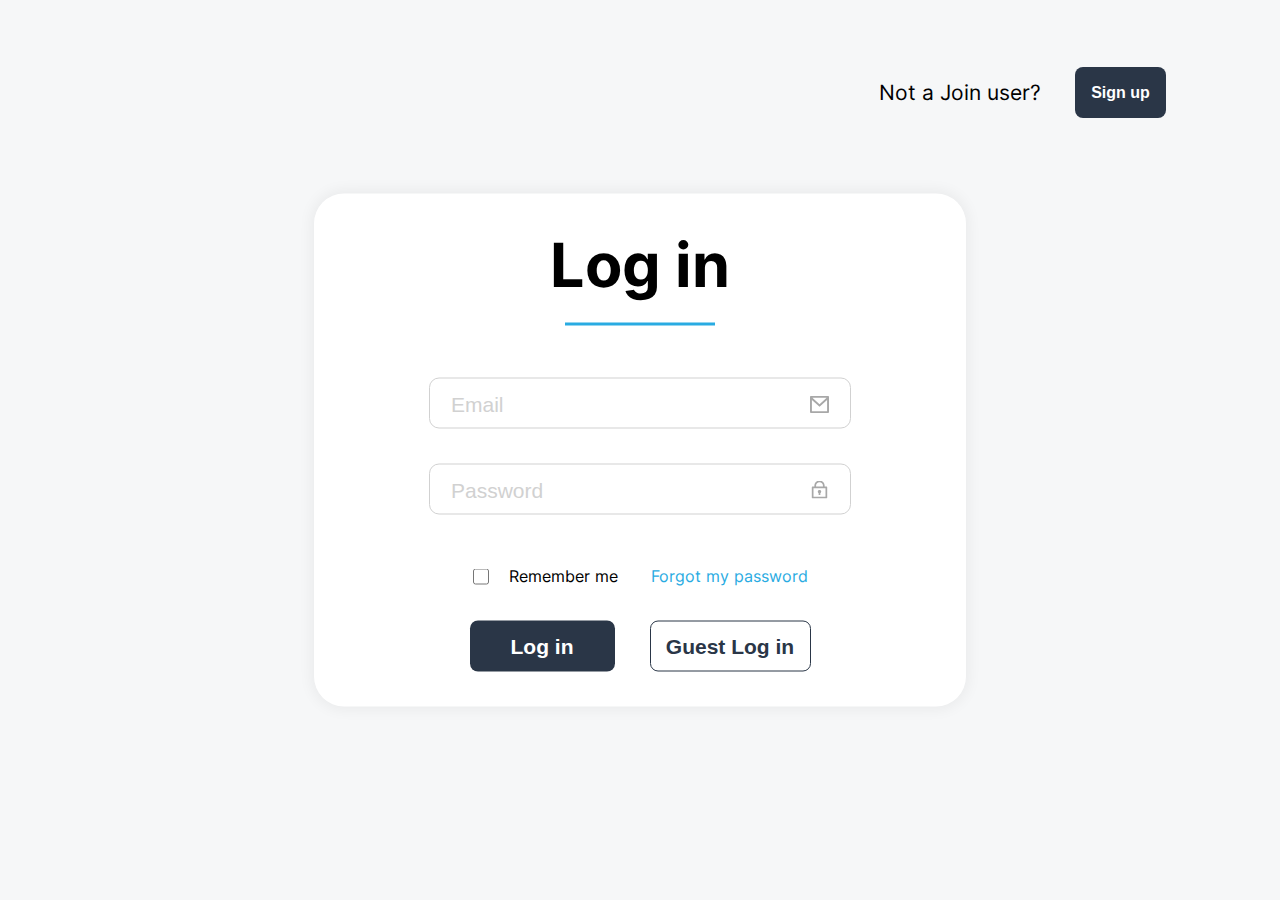
<file: index.html>
<!DOCTYPE html>
<html lang="de">

<head>
  <meta charset="UTF-8" />
  <meta http-equiv="X-UA-Compatible" content="IE=edge" />
  <meta name="viewport" content="width=device-width, initial-scale=1.0" />
  <link rel="shortcut icon" href="./assets/img/join-small.svg" type="image/x-icon" />
  <link rel="stylesheet" href="fonts.css" />
  <link rel="stylesheet" href="style.css" />
  <link rel="stylesheet" href="index-responsive.css" />
  <title>Join Log In</title>
</head>

<body onload="init(); responsive()">
  <!-- Onload animation JOIN start -->
  <div id="join-start-img-responsive"></div>
  <img id="join-start-img" src="./assets/img/join-big.svg" alt="Join image big" />
  <div id="sign-up-container">
    <p id="sign-up-txt">Not a Join user?</p>
    <button onclick="registerScreen()" id="sign-up-btn" class="btn btn-blue">
      Sign up
    </button>
  </div>
  <!--  Onload animation JOIN end -->

  <!-- Log in start -->
  <div class="login-container" id="login-container">
    <div id="login-header">
      <p>Log in</p>
      <div id="login-divider"></div>
    </div>
    <form class="login-form" id="login-form" onsubmit="loginUser(); return false;">
      <div id="login-email">
        <div class="login-email">
          <input autofocus class="login-input" required type="email" name="email" placeholder="Email" id="email" />
          <img class="login-form-img" src="./assets/img/email.svg" alt="Email image" />
        </div>
      </div>

      <div id="login-password">
        <div class="login-password">
          <input minlength="8" autocomplete="off" class="login-input" required type="password" name="password"
            placeholder="Password" id="password" />
          <img class="login-form-img" src="./assets/img/password.svg" alt="Password image" />
        </div>
      </div>
    </form>
    <div id="login-options">
      <div id="login-remember">
        <input id="login-check-box" type="checkbox" name="checkbox" />
        <p>Remember me</p>
      </div>
      <div id="login-forgot-password">
        <p onclick="forgotScreen()">Forgot my password</p>
      </div>
    </div>
    <div id="login-buttons">
      <button type="submit" form="login-form" id="login" class="btn-blue">
        Log in
      </button>
      <button onclick="guestLoginNow(0)" id="guest-login">
        Guest Log in
      </button>
    </div>
  </div>
  <!-- Log in end -->

  <!-- Sign up start -->
  <div class="login-container" id="signup-container">
    <div id="arrow-back">
      <img onclick="backToLoginPage()" src="./assets/img/arrow-left.svg" alt="Arrow back" />
    </div>
    <div id="login-header">
      <p>Sign up</p>
      <div id="login-divider"></div>
    </div>
    <form onsubmit="userSignUp(); return false;" class="login-form" id="signup-form">
      <div id="login-user">
        <div class="login-user">
          <input autofocus minlength="4" class="login-input" required type="text" name="text"
            placeholder="Name and Last name" id="signup-name" pattern="^[a-zA-Z]+ [a-zA-Z]+$" />
          <img class="login-form-img" src="./assets/img/user.svg" alt="User image" />
        </div>
      </div>
      <div id="login-email">
        <div class="login-email">
          <input class="login-input" required type="email" name="email" placeholder="Email" id="signup-email" />
          <img class="login-form-img" src="./assets/img/email.svg" alt="Email image" />
        </div>
      </div>

      <div id="login-password">
        <div class="login-password">
          <input minlength="8" class="login-input" required type="password" name="password" placeholder="Password"
            id="signup-password" />
          <img class="login-form-img" src="./assets/img/password.svg" alt="Password image" />
        </div>
      </div>
    </form>

    <button type="submit" form="signup-form" id="signup" class="btn-blue">
      Sign up
    </button>
  </div>
  <!-- Sign up end -->

  <!-- Forgot password start -->
  <div class="login-container" id="forgot-password-container">
    <div id="arrow-back">
      <img onclick="backToLoginPage()" src="./assets/img/arrow-left.svg" alt="" Arrow back />
    </div>
    <div id="login-header" class="login-header">
      <p>I forgot my password</p>
      <div id="login-divider"></div>
    </div>
    <div id="forgot-password-info">
      <p>
        Don't worry! We will send you an email with the instructions to reset
        your password.
      </p>
    </div>
    <form onsubmit="sendEmail(); return false;" class="login-form" id="forgot-password-form">
      <div id="login-email">
        <div class="login-email">
          <input autofocus autocomplete="off" class="login-input" required type="email" name="email" placeholder="Email"
            id="forgot-password-input" />
          <img class="login-form-img" src="./assets/img/email.svg" alt="Email image" />
        </div>
      </div>
    </form>

    <button type="submit" form="forgot-password-form" id="forgot-password" class="btn-blue">
      Send me the email
    </button>
  </div>
  <!-- Forgot password end -->

  <!-- Reset password start -->
  <div class="login-container" id="reset-password-container">
    <div id="arrow-back">
      <img onclick="backToLoginPage()" src="./assets/img/arrow-left.svg" alt="" Arrow back />
    </div>
    <div id="login-header" class="reset-password-header">
      <p>Reset your password</p>
      <div id="login-divider"></div>
    </div>
    <div id="reset-password-info">
      <p>Change your account password</p>
    </div>
    <form onsubmit="userResetPassword(); return false;" class="login-form" id="reset-password-form">
      <div id="login-email">
        <div class="login-email">
          <input autofocus autocomplete="off" minlength="8" class="login-input" required type="password" name="password"
            placeholder="New Password" id="new-password" />
        </div>
      </div>

      <div id="login-password">
        <div class="login-password">
          <input autocomplete="off" minlength="8" class="login-input" required type="password" name="password"
            placeholder="Confirm Password" id="confirm-password" />
        </div>
      </div>
    </form>

    <button type="submit" form="reset-password-form" id="reset-password" class="btn-blue">
      Continue
    </button>
  </div>
  <!-- Reset password end -->

  <!-- Success Reset password message start -->
  <div id="confirmation-of-reset-password">You reset your password</div>
  <!-- Success Reset password message end -->

  <!-- Password not matches message start -->
  <div id="password-failed-message">Passwords do not match</div>
  <!-- Password not matches message end -->

  <!-- Send message confirmation start -->
  <div id="sent-confirmation-message">
    <div id="sent-message-img">
      <img src="./assets/img/email-send.svg" alt="Email send img" />
      <img id="email-send-check" src="./assets/img/email-send-check.svg" alt="Email send check img" />
    </div>
    An E-Mail has been sent to you
  </div>
  <!-- Send message confirmation end -->

  <!-- Show failed login message start -->
  <div id="show-error-message">
    Account not found or incorrect password. <br />
    Please check your email or sign up.
  </div>
  <!-- Show failed login message end -->

  <!-- Show message successfully registered user start -->
  <div id="successfully-registered">
    You have successfully registered ! <br />
    Please Log in!
  </div>
  <!-- Show message successfully registered user end -->

  <!-- Show message account exist start -->
  <div id="account-exist">
    You are already registered. <br />
    We redirect you to Log in!
  </div>
  <!-- Show message account exist end -->
  <script src="./js/init.js"></script>
  <script src="./js/responsive.js"></script>
  <script src="./js/helper.js"></script>
  <script src="./js/storage.js"></script>
  <script src="./js/register.js"></script>
  <script src="./js/guestLogIn.js"></script>
  <script src="./js/login.js"></script>
  <script src="./js/script.js"></script>
</body>

</html>
</file>
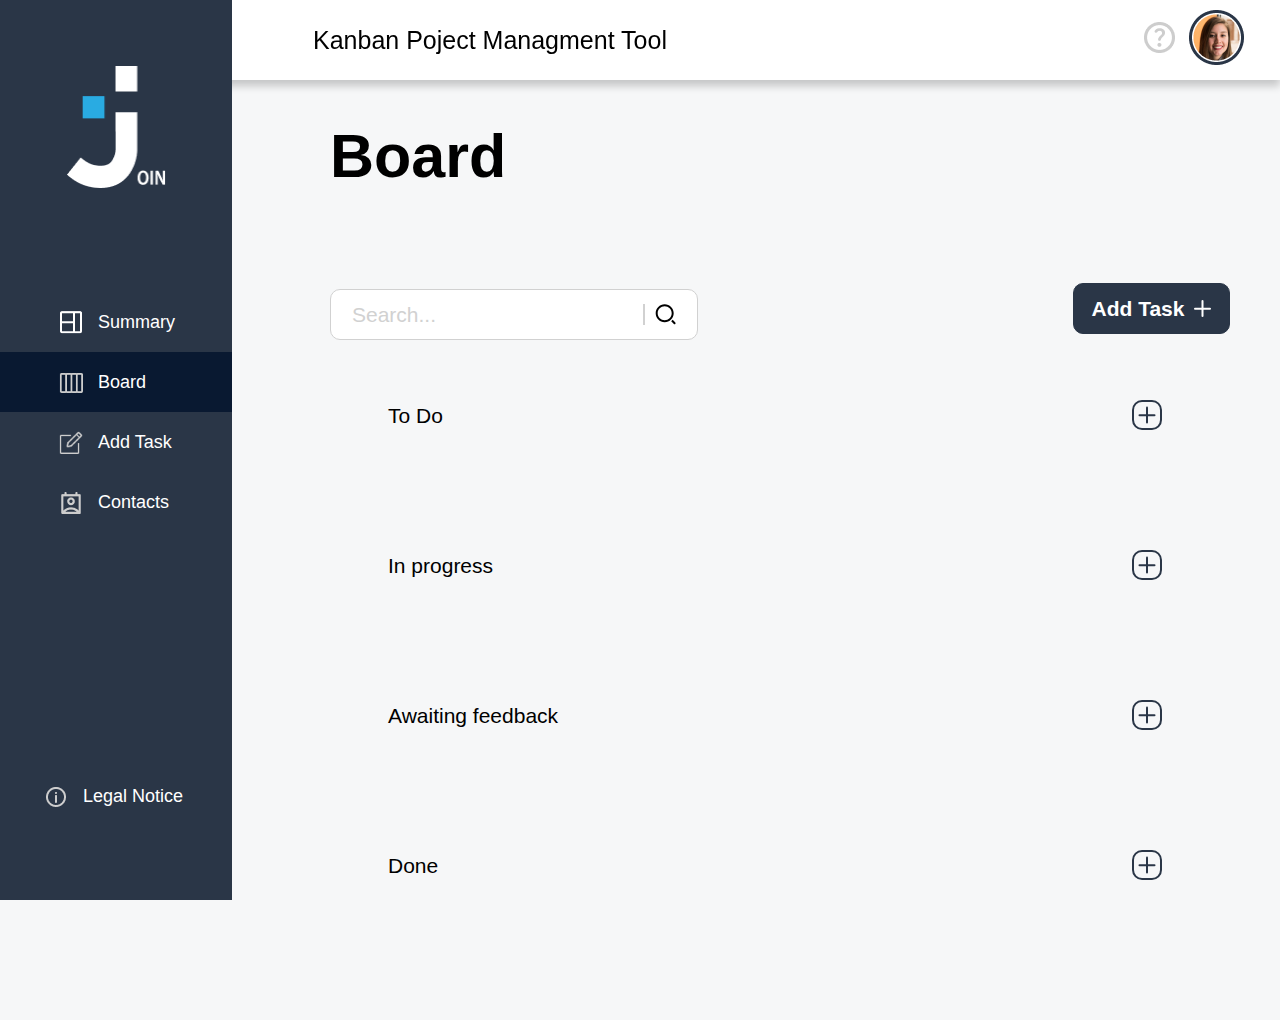
<file: board.html>
<!DOCTYPE html>
<html lang="de">

<head>
  <meta charset="UTF-8" />
  <meta http-equiv="X-UA-Compatible" content="IE=edge" />
  <meta name="viewport" content="width=device-width, initial-scale=1.0" />
  <title>Board</title>
  <link rel="icon" type="image/png" href="./assets/img/join-small.svg" />

  <link rel="stylesheet" href="style.css" />
  <link rel="stylesheet" href="./css-board-addtask/board.css" />
  <link rel="stylesheet" href="./sidebar.css" />
  <link rel="stylesheet" href="./sidebar_mobile.css" />
  <link rel="stylesheet" href="./assets/templates/addtask-popup.css" />
  <link rel="stylesheet" href="./css-board-addtask/board-edit-popup.css" />
  <link rel="stylesheet" href="./css-board-addtask/board-task-popup.css" />
  <link rel="stylesheet" href="./css-board-addtask/task_form.css" />

  <script src="./js/header_sidebar.js" defer></script>
  <script src="./js/sidebar_mobile.js" defer></script>
  <script src="./js/log-out.js" defer></script>
  <script src="./js/storage.js" defer></script>
  <script src="./js/tasks.js" defer></script>
  <script src="./js/tasks-html.js" defer></script>
  <script src="./js/activePage.js" defer></script>
  <script src="./js/board.js" defer></script>
  <script src="./js/board_template.js" defer></script>
  <script src="./js/board_drag_drop.js" defer></script>
  <script src="./js/mobile_board_drag_drop.js" defer></script>
  <script src="./js/hide-validation.js" defer></script>
</head>

<body onload="initBoard();includeLoad();" class="body-board">
  <div id="includedContent"></div>
  <div class="overlay-bg d-none" id="overlay"></div>
  <div class="overlay-addtask-popup d-none" id="addtask-popup"></div>
  <div w3-include-html="header_sidebar.html"></div>
  <div class="board-main-container inner-content">
    <span id="headline-mobile" class="headline-text-mobile">Kanban Project Management Tool</span>
    <div class="headline-container">
      <div class="headline-left">
        <span class="headline-text headline-text-container">Board</span>
        <div onclick="openAddTaskPopup('toDo'); initTasks()" id="add-task-btn-board-mobile"
          class="add-task-btn-board-mobile">
          <button><img src="./assets/img/plus-sign.svg" alt="" /></button>
        </div>
      </div>
      <div class="board-headline-right">
        <div class="subtask-container">
          <input id="search-input" oninput="searchForTaskByInput()" placeholder="Search..." />
          <div id="search-input-images" style="display: flex">
            <div class="border-subtask"></div>
            <img src="./assets/img/search.svg" id="finishEditingSubtask" />
          </div>
        </div>

        <div onclick="openAddTaskPopup('toDo'); initTasks()" id="add-task-btn-board" class="add-task-btn-board">
          <button>Add Task</button>
          <img src="./assets/img/plus-sign.svg" alt="" />
        </div>
      </div>
    </div>

    <div class="board-content">
      <div class="board-content-element" data-id="1" id="toDoContainer">
        <div class="task-type">
          <span>To Do</span>
          <svg onclick="openAddTaskPopup('toDo');initTasks();" class="svg" width="30" height="30" viewBox="0 0 30 30"
            fill="none" xmlns="http://www.w3.org/2000/svg">
            <path d="M15 7.5V22.5" stroke="#2A3647" stroke-width="2" stroke-linecap="round" />
            <path d="M22.5 15.1416L7.5 15.1416" stroke="#2A3647" stroke-width="2" stroke-linecap="round" />
            <rect x="1" y="1" width="28" height="28" rx="9" stroke="#2A3647" stroke-width="2" />
          </svg>
        </div>
        <div class="drop-area container valid-container" id="toDo">
          <!--DropArea TO DO-->
        </div>
      </div>

      <div class="board-content-element" data-id="2" id="progressContainer">
        <div class="task-type">
          <span>In progress</span>
          <svg onclick="openAddTaskPopup('inProgress'); initTasks();" class="svg" width="30" height="30"
            viewBox="0 0 30 30" fill="none" xmlns="http://www.w3.org/2000/svg">
            <path d="M15 7.5V22.5" stroke="#2A3647" stroke-width="2" stroke-linecap="round" />
            <path d="M22.5 15.1416L7.5 15.1416" stroke="#2A3647" stroke-width="2" stroke-linecap="round" />
            <rect x="1" y="1" width="28" height="28" rx="9" stroke="#2A3647" stroke-width="2" />
          </svg>
        </div>
        <div class="drop-area container valid-container" id="inProgress">
          <!--DropArea IN PROGRESS-->
        </div>
      </div>
      <div class="board-content-element" data-id="3" id="feedbackContainer">
        <div class="task-type">
          <span>Awaiting feedback</span>
          <svg onclick="openAddTaskPopup('feedback');initTasks();" class="svg" width="30" height="30"
            viewBox="0 0 30 30" fill="none" xmlns="http://www.w3.org/2000/svg">
            <path d="M15 7.5V22.5" stroke="#2A3647" stroke-width="2" stroke-linecap="round" />
            <path d="M22.5 15.1416L7.5 15.1416" stroke="#2A3647" stroke-width="2" stroke-linecap="round" />
            <rect x="1" y="1" width="28" height="28" rx="9" stroke="#2A3647" stroke-width="2" />
          </svg>
        </div>
        <div class="drop-area container valid-container" id="feedback">
          <!--DropArea FEEDBACK-->
        </div>
      </div>
      <div class="board-content-element" data-id="4" id="doneContainer">
        <div class="task-type">
          <span>Done</span>
          <svg onclick="openAddTaskPopup('done');initTasks();" class="svg" width="30" height="30" viewBox="0 0 30 30"
            fill="none" xmlns="http://www.w3.org/2000/svg">
            <path d="M15 7.5V22.5" stroke="#2A3647" stroke-width="2" stroke-linecap="round" />
            <path d="M22.5 15.1416L7.5 15.1416" stroke="#2A3647" stroke-width="2" stroke-linecap="round" />
            <rect x="1" y="1" width="28" height="28" rx="9" stroke="#2A3647" stroke-width="2" />
          </svg>
        </div>
        <div class="drop-area container valid-container" id="done">
          <!--DropArea DONE-->
        </div>
      </div>
    </div>
  </div>
  <nav w3-include-html="sibebar_mobile.html" class="side-bar_m"></nav>
</body>

</html>
</file>
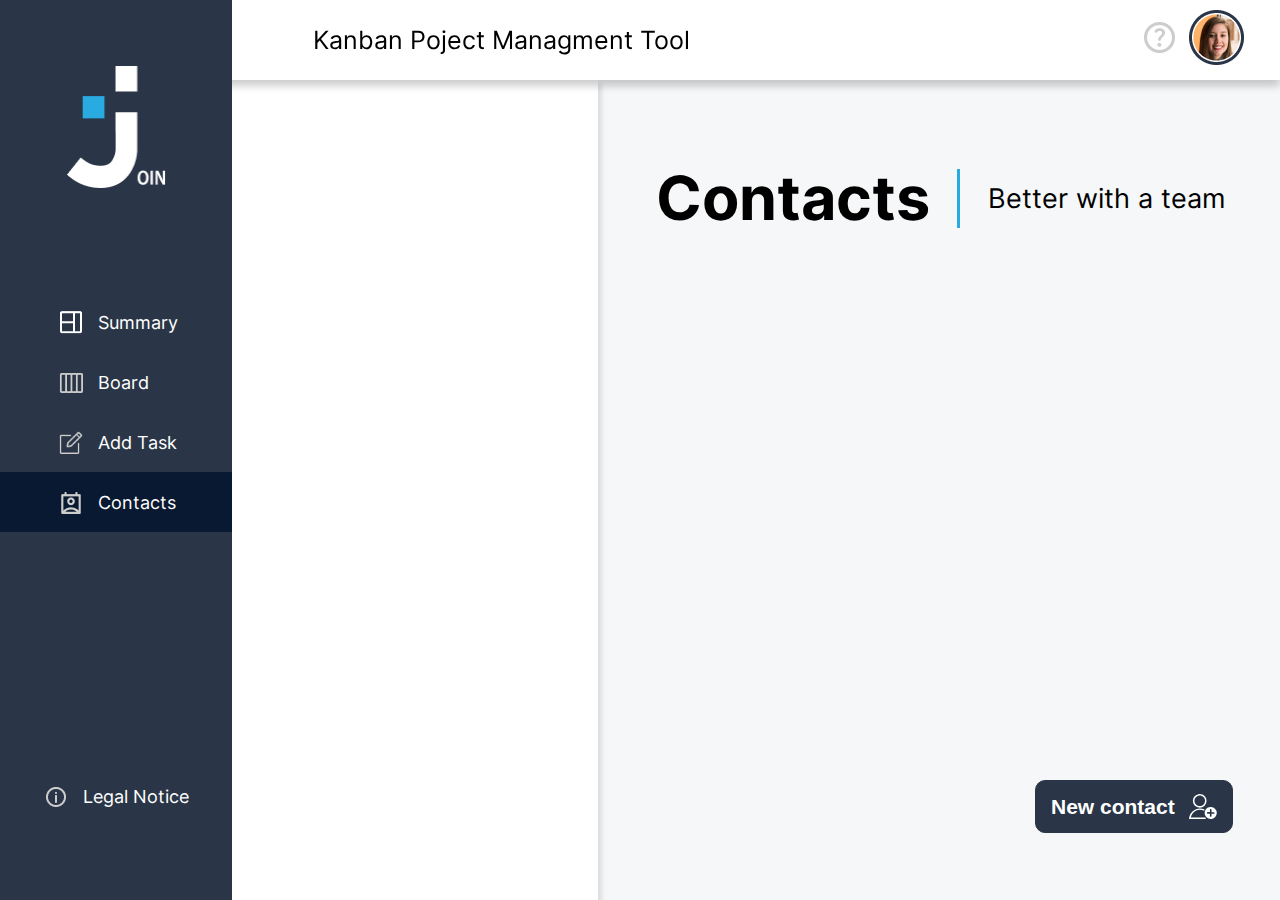
<file: contacts.html>
<!DOCTYPE html>
<html lang="de">

<head>
  <meta charset="UTF-8" />
  <meta http-equiv="X-UA-Compatible" content="IE=edge" />
  <meta name="viewport" content="width=device-width, initial-scale=1.0" />
  <link rel="shortcut icon" href="./assets/img/join-small.svg" type="image/x-icon" />
  <link rel="stylesheet" href="fonts.css" />
  <link rel="stylesheet" href="sidebar_mobile.css" />
  <link rel="stylesheet" href="style.css" />
  <link rel="stylesheet" href="contacts.css" />
  <link rel="stylesheet" href="contacts-responsive.css" />
  <link rel="stylesheet" href="header.css" />
  <link rel="stylesheet" href="sidebar.css" />
  <link rel="stylesheet" href="./assets/templates/addtask-popup.css" />
  <link rel="stylesheet" href="./css-board-addtask/board-edit-popup.css" />
  <link rel="stylesheet" href="./css-board-addtask/board-task-popup.css" />
  <title>Contacts</title>
</head>

<body onload="includeLoad(); includeLoad_mobile(); responsive()">
  <div class="overlay-bg d-none" id="overlay"></div>
  <div class="overlay-addtask-popup d-none" id="addtask-popup"></div>
  <div class="board-main-container" id="contacts-body">
    <div w3-include-html="header_sidebar.html"></div>

    <!-- Contacts screen start -->
    <div id="nav-contacts-container">
      <!-- Contacts container start -->
      <div id="contacts-container">
        <!-- Contacts List start -->
        <div id="contacts-list">
          <div id="render-contacts"></div>
        </div>
        <!-- Contacts List end -->

        <!-- Contacts Add Edit Delete start -->
        <div id="crud-contacts">
          <div id="contacts-header">
            <h2>Contacts</h2>
            <div id="divider"></div>
            <p>Better with a team</p>
          </div>
          <div id="contact-container"></div>
        </div>
        <!-- Contacts Add Edit Delete start -->
      </div>
      <!-- Contacts container start -->
      <button onclick="openAddContact()" id="new-contact">
        <p>New contact</p>
        <img src="./assets/img/add-contact.svg" alt="User img " />
      </button>
    </div>
    <!-- Contacts screen end -->
  </div>
  <!-- Edit Contact Modal end -->

  <!-- Add Contact Modal start -->
  <div id="add-contact">
    <div id="add-header-container">
      <img src="./assets/img/add-contact-join.svg" alt="Join image" />
      <div class="add-container">
        <p class="add-header">Add contact</p>
        <p class="add-tasks">Tasks are better with a team!</p>
        <div class="add-divider"></div>
      </div>
    </div>

    <div id="add-form-container">
      <img onclick="closeAddContact()" class="add-form-close-img" src="./assets/img/close.svg" alt="Close image" />
      <div class="add-form-user-img">
        <img src="./assets/img/user-white.svg" alt="User image" />
      </div>
      <form onsubmit="createContact(); return false;" id="add-form">
        <div id="add-form-name">
          <div>
            <input autofocus minlength="4" type="text" name="text" required placeholder="Name and Last name"
              id="add-form-name-input" pattern="^[a-zA-Z]+ [a-zA-Z]+$" />
            <img src="./assets/img/user.svg" alt="User image" />
          </div>
        </div>
        <div id="add-form-email">
          <div>
            <input minlength="4" type="email" name="email" required placeholder="Email" id="add-form-email-input" />
            <img src="./assets/img/email.svg" alt="Email image" />
          </div>
        </div>
        <div id="add-form-phone">
          <div>
            <input minlength="4" type="number" name="tel" required placeholder="Phone" id="add-form-phone-input" />
            <img src="./assets/img/phone.svg" alt="Phone image" />
          </div>
        </div>
      </form>
      <div id="add-buttons">
        <button onclick="closeAddContact()" id="add-buttons-cancel">
          <p>Cancel</p>
          <p>X</p>
        </button>
        <button type="submit" form="add-form" id="add-buttons-create">
          <p>Create contact</p>
          <img src="./assets/img/done.svg" alt="Done image" />
        </button>
      </div>
      <div id="contact-exist">
        <p>Contact already exists. Please choose a different email.</p>
      </div>
    </div>
  </div>
  <!-- Add Contact Modal end -->

  <!-- Edit Contact Modal start -->
  <div id="edit-contact">
    <div id="edit-header-container">
      <img src="./assets/img/add-contact-join.svg" alt="Join image" />
      <div class="add-container">
        <p class="edit-header">Edit contact</p>
        <div class="edit-divider"></div>
      </div>
    </div>

    <div id="edit-form-container">
      <img onclick="closeEditContact()" class="edit-form-close-img" src="./assets/img/close.svg" alt="Close image" />
      <div class="edit-form-user-img"></div>
      <form id="edit-form">
        <div id="edit-form-name">
          <div>
            <input autofocus minlength="4" type="text" name="text" required placeholder="Name" id="edit-input-name" />
            <img src="./assets/img/user.svg" alt="User image" />
          </div>
        </div>
        <div id="edit-form-email">
          <div>
            <input minlength="4" type="email" name="email" required placeholder="Email" id="edit-input-email" />
            <img src="./assets/img/email.svg" alt="Email image" />
          </div>
        </div>
        <div id="edit-form-phone">
          <div>
            <input minlength="4" type="tel" name="tel" required placeholder="Phone" id="edit-input-phone" />
            <img src="./assets/img/phone.svg" alt="Phone image" />
          </div>
        </div>
      </form>
      <div id="edit-buttons">
        <button id="edit-buttons-cancel">
          <p>Delete</p>
        </button>
        <button type="submit" form="edit-form" id="edit-buttons-create">
          <p>Save</p>
        </button>
      </div>
    </div>
  </div>
  <nav w3-include-html="sibebar_mobile.html" class="side-bar_m"></nav>
  <!-- Javascript start -->
  <script src="./js/header_sidebar.js"></script>
  <script src="./js/sidebar_mobile.js"></script>
  <script src="./js/log-out.js"></script>
  <script src="./js/helper.js"></script>
  <script src="./js/contactTemplate.js"></script>
  <script src="./js/storage.js" defer></script>
  <script src="./js/tasks-html.js" defer></script>
  <script src="./js/tasks.js" defer></script>
  <script src="./js/responsive-contacts.js"></script>
  <script src="./js/contacts.js"></script>
  <script src="./js/board.js"></script>
  <script src="./js/board_template.js"></script>
  <script src="./js/activePage.js" defer></script>
  <script src="./js/hide-validation.js" defer></script>

  <!-- Javascript end -->
</body>

</html>
</file>
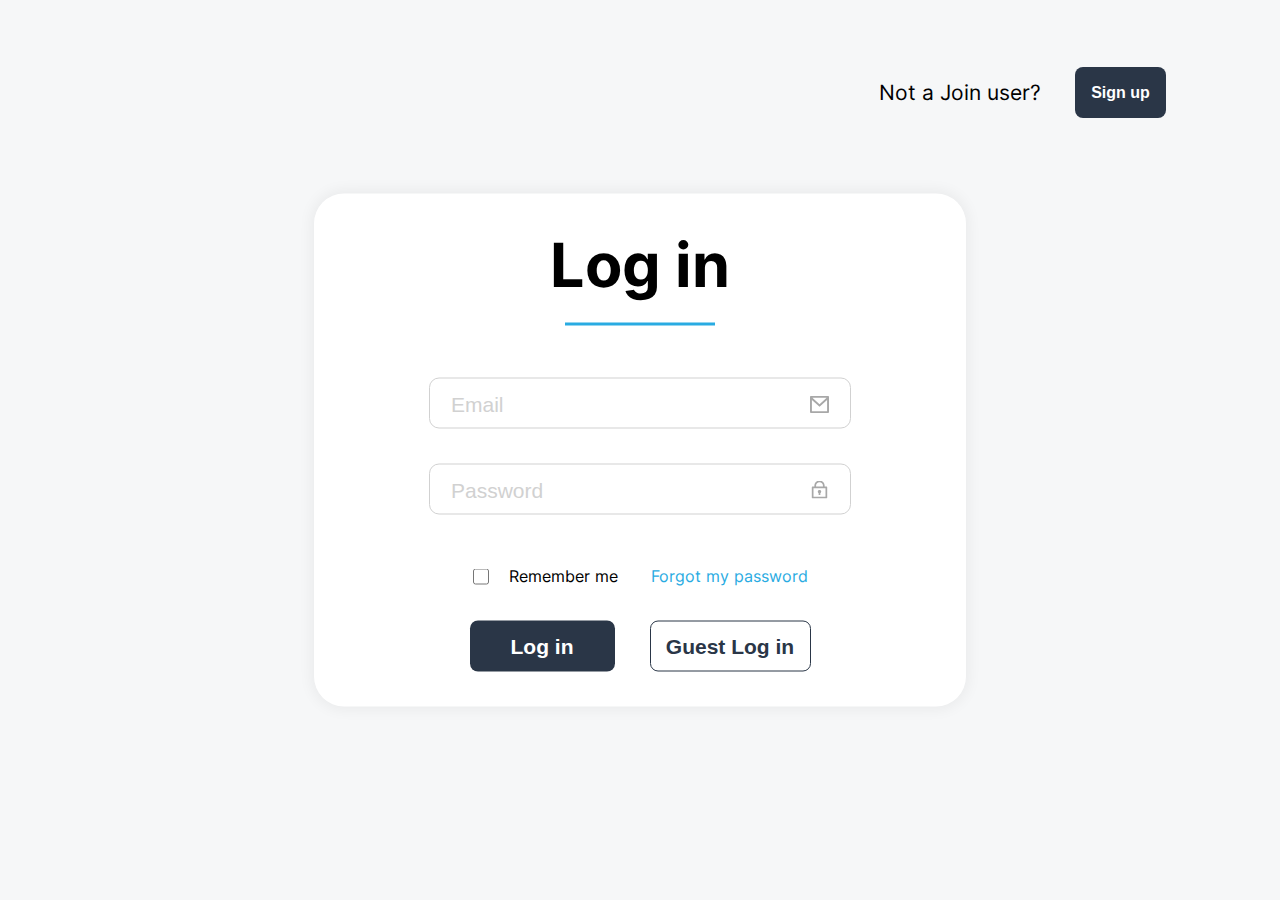
<file: header_sidebar.html>
<!DOCTYPE html>
<html>
<link rel="stylesheet" href="style.css" />
<link rel="stylesheet" href="header.css"/>
<link rel="stylesheet" href="sidebar.css"/>

<body onload="sidimmerhov(), includeLoad()">
  <!--header on-->
  <header class="head">
    <img class="img-mini" src="imgH/Capa.png" />
    <p class="text-p">Kanban Poject Managment Tool</p>

    <div class="right-header">
      <a class="help-img" href="help.html">
        <img class="frage-img" src="imgH/Vector (3).png" />
      </a>

      <div class="Profile" onclick="Logout()">
        <img src="imgH/Frame 35.png" />
        <div id="mobile-options" class="mobile-options d-none">
          <div class="center-me">
            <div class="log">
              <a id="notice-log" class="notice-log" href="legal_notice.html">Legal Notice</a>
              <a id="log-img" class="log-img" onclick="Logoutout()">Log out</a>
            </div>
          </div>
        </div>
      </div>
    </div>
  </header>

  <div class="htmlHelp" id="htmlHelp"></div>
  <!--header off-->

  <!--sidebar on-->
  <nav class="side-bar">
    <div class="side-container">
      <img class="side-logo" src="sidebarimg/Capa 1.png" />

      <div class="side-navigation">
        <div class="side-around">
          <div class="box sidebarBtn summary-sidebar" id="summary" onclick="goToPages('summary')">
            <div class="side-summary">
              <img class="side-img" src="sidebarimg/Vector.png" />
              <span class="px">Summary</span>
            </div>
          </div>

          <div class="box sidebarBtn board-sidebar" id="board" onclick="goToPages('board')">
            <div class="side-board">
              <img class="side-img" src="sidebarimg/Vector (1).png" />
              <span class="px">Board</span>
            </div>
          </div>

          <div class="box sidebarBtn add_task-sidebar" id="addTask" onclick="goToPages('add_task')">
            <div class="side-addtask">
              <img class="side-img" src="sidebarimg/Group 1.png" />
              <span class="px">Add Task</span>
            </div>
          </div>

          <div class="box sidebarBtn contacts-sidebar" id="contacts" onclick="goToPages('contacts')">
            <div class="side-contacts">
              <img class="side-img" src="sidebarimg/Vector (2).png" />
              <span class="px">Contacts</span>
            </div>
          </div>
        </div>
      </div>
      <div class="box1 sidebarBtn legal_notice-sidebar" id="legalNotice" onclick="goToPages('legal_notice')">
        <div class="side-legal">
          <img class="side-img" src="sidebarimg/Group 4.png" />
          <span class="px">Legal Notice</span>
        </div>
      </div>
    </div>
  </nav>
  <!--sidebar off-->

  <script src="./js/log-out.js"></script>
  <script src="./js/routing.js"></script>
  <script src="./js/header_sidebar.js"></script>
</body>

</html>
</file>
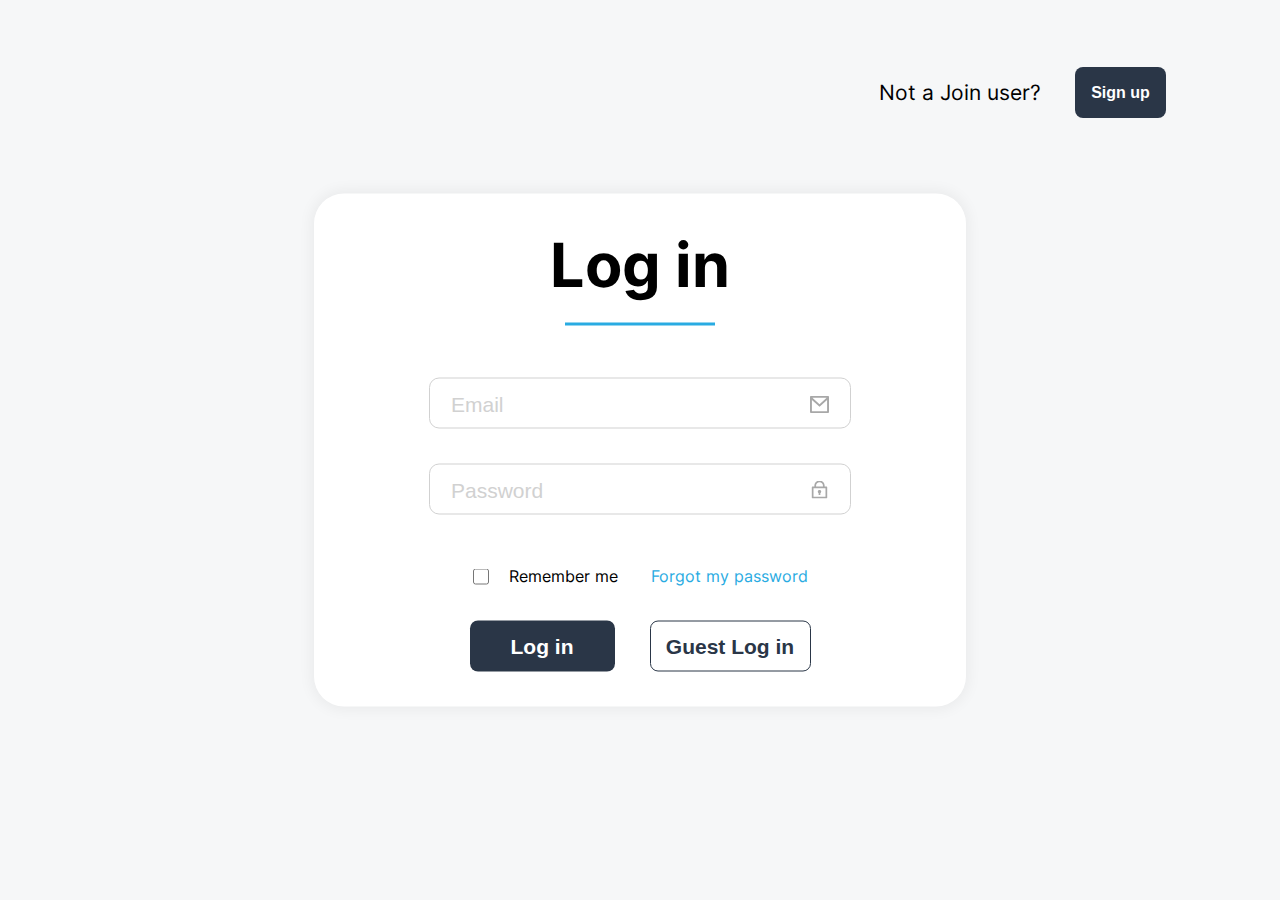
<file: help.html>
<link rel="shortcut icon" href="./assets/img/join-small.svg" type="image/x-icon" />
<link rel="stylesheet" href="header.css" />
<link rel="stylesheet" href="sidebar.css" />
<link rel="stylesheet" href="help.css" />
<link rel="stylesheet" href="sidebar_mobile.css" />
<meta name="viewport" content="width=device-width, initial-scale=1.0" />

<body onload="includeLoad(), includeLoad_mobile()">
  <div w3-include-html="header_sidebar.html"></div>
  <!--help on-->
  <div class="right-help-Container">
    <div class="right-Notiz">
      <div class="content">
        <div class="h1-img">
          <h1>Help</h1>
          <a href="summary.html">
            <img class="img-close" href="summary.html" src="imgH/Vector (4).png" />
          </a>
        </div>
        <br>
        <h2>What is Join ?</h2>
        <p class="p-px1">
          Join is a classic task management tool with a Kanban board. You can
          organize your tasks within a project or business process, it is
          perfect for collaborating with your team. You and your team can work
          more efficiently, keeping all your tasks in view and never missing a
          deadline. Start using Join now to improve your productivity! In
          addition, Join offers an intuitive user interface. Whether you work
          alone or as part of a team, Join is an essential tool for anyone
          looking to manage their tasks effectively.
        </p>
        <br>
        <h2>How to use it</h2>
        <br>
        <div class="neben">
          <p class="nummer">1.</p>
          <p class="p-px">
            With Join, you can create an effortlessly manage tasks. Add a title,
            description, and category to specify your task, and then assign it
            to other team members from your contact list or invite new contacts
            to work together on the task.
          </p>
        </div>
        <br>
        <div class="neben">
          <p class="nummer">2.</p>
          <p class="p-px">
            You can check the current status of your tasks in the kanban-board.
            You can drag and drop your task to change the status. It is possible
            to edit the task details.
          </p>
        </div>
        <br>
        <div class="neben">
          <p class="nummer">3.</p>
          <p class="p-px">
            Add your team members to your contact list to communicate to them
            fastly. You can assign tasks directly to your contacts. Having team
            members in your contact list also makes it easier to collaborate
            with them on projects and stay organized by having all relevant
            contact information.
          </p>
        </div>
      </div>
    </div>
  </div>
  <!--help off-->
  <nav w3-include-html="sibebar_mobile.html" class="side-bar_m"></nav>

  <script src="./js/sidebar_mobile.js"></script>
  <script src="./js/header_sidebar.js"></script>
  <script src="./js/log-out.js"></script>
  <script src="./js/routing.js"></script>
  <script src="./js/activePage.js"></script>
</body>
</file>
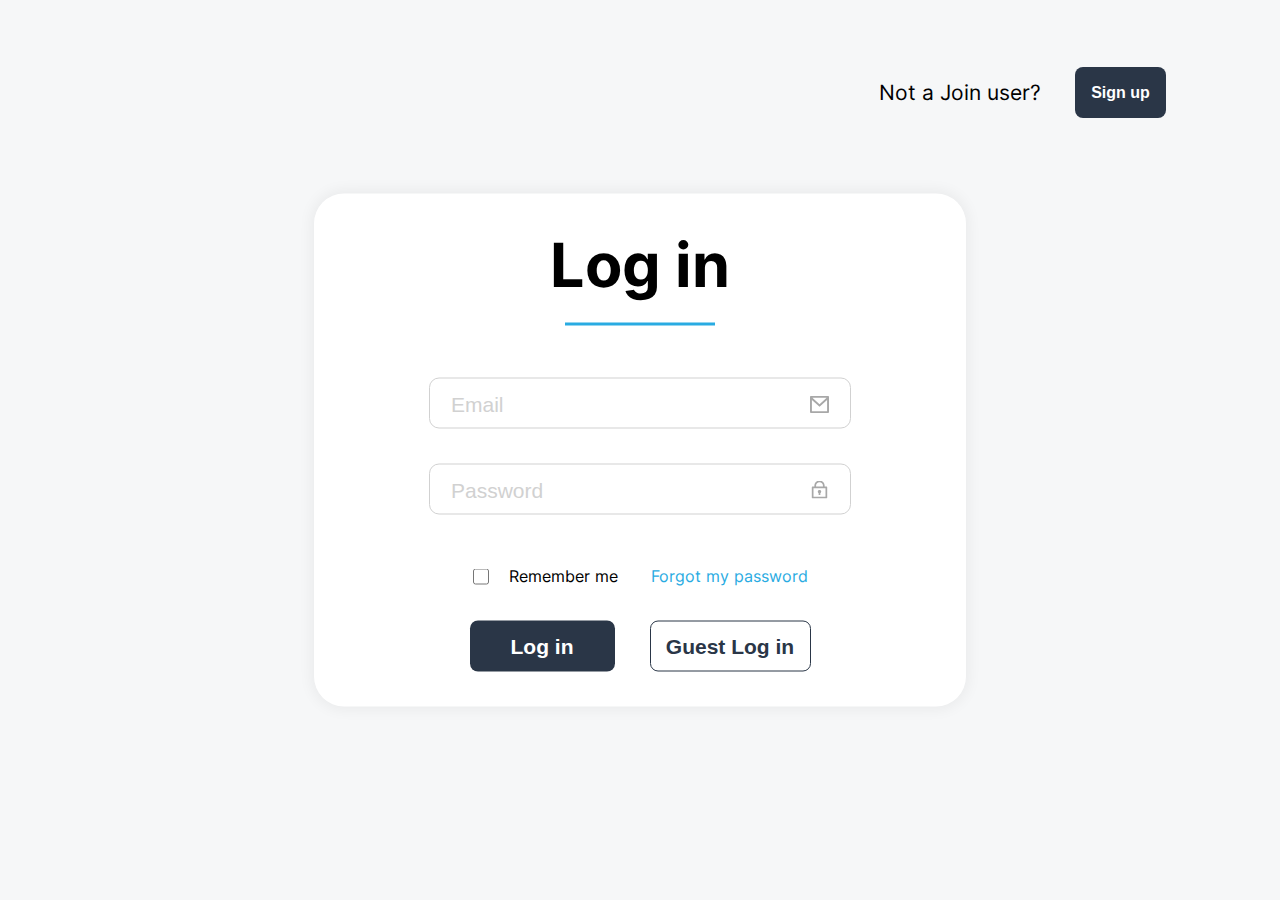
<file: summary.html>
<!DOCTYPE html>
<html lang="de">

<head>
  <meta charset="UTF-8" />
  <meta name="viewport" content="width=device-width, initial-scale=1.0" />
  <link rel="shortcut icon" href="./assets/img/join-small.svg" type="image/x-icon" />
  <!--link css-->
  <link rel="stylesheet" href="greeting-mobile.css" />
  <link rel="stylesheet" href="header.css" />
  <link rel="stylesheet" href="sidebar.css" />
  <link rel="stylesheet" href="summary.css" />
  <link rel="stylesheet" href="sidebar_mobile.css" />

  <title>Summary-join</title>
</head>

<body onload="load(), includeLoad(), includeLoad_mobile(), mobile(), loadTasks()">
  <div w3-include-html="header_sidebar.html"></div>

  <div class="first-mobile-greeting">
    <div class="mobileTextgreeting" id="mobileTextgreeting"></div>
    <div class="mobileNamegreeting" id="mobileNamegreeting"></div>
  </div>

  <!--Summary on-->
  <div class="on-top">
    <div class="container-right">
      <div class="summary-container">
        <div class="all-in-summary">
          <div class="summary">Summary</div>
          <img class="img-summary" src="img-summary/Vector 5 (2).png" />
          <div class="text">Everything in a nutshell!</div>
        </div>
      </div>

      <div class="three-container">
        <div class="container-tasks" onclick="toBoard()">
          <div class="tasks-board" id="tasks-board">0</div>
          <div class="text-tasks">Tasks in<br />Board</div>
        </div>
        <div class="container-tasks" onclick="toBoard()">
          <div class="tasks-progress" id="tasks-progress">0</div>
          <div class="text-tasks">Tasks in<br />Progress</div>
        </div>
        <div class="container-tasks" onclick="toBoard()">
          <div class="awaiting-feedback" id="awaiting-feedback">0</div>
          <div class="text-tasks">Awaiting<br />Feedback</div>
        </div>
      </div>

      <div class="long-dueContainer">
        <div class="long-div" onclick="toBoard()">
          <div class="urgent">
            <div class="img-urgent">
              <img class="urgent-imgimg" src="img-summary/Frame 59 (6).png" />
            </div>
            <div class="urgent-nummber">
              <div class="sum-urgent" id="sum-urgent">0</div>
              <div class="text-urgent">Urgent</div>
            </div>
          </div>
          <img class="icon-img" src="img-summary/Vector 5 (3).png" />
          <div class="deadline-container">
            <span class="dateContainer" id="dateContainer"></span>
            <span class="deadline-text">Upcoming Deadline</span>
          </div>
        </div>
        <div class="greet-container" id="greet-container">
          <div class="greet-text" id="dayGreeting"></div>
          <div class="greet-name" id="greet-name"></div>
        </div>
      </div>

      <div class="to-do-Container">
        <div class="to-do-div" onclick="toBoard()">
          <div class="center">
            <div class="icon-stift_one">
              <!--<img class="img-stift" src="img-summary/Frame 59 (7).png">-->
            </div>
            <div class="to-do-summe">
              <div class="sum-todo" id="sum-todo">0</div>
              <div class="text-todo">To-do</div>
            </div>
          </div>
        </div>
        <div class="done-div" onclick="toBoard()">
          <div class="center">
            <div class="icon-stift_two">
              <!--<img class="iconDone-img" src="img-summary/Frame 59 (8).png">-->
            </div>
            <div class="sum-done-container">
              <div class="sum-done" id="sum-done">0</div>
              <div class="text-done">Done</div>
            </div>
          </div>
        </div>
      </div>
    </div>
  </div>
  <!--Summary off-->
  <nav w3-include-html="sibebar_mobile.html" class="side-bar_m"></nav>

  <!--link js-->
  <script src="./js/summary.js"></script>
  <script src="./js/header_sidebar.js"></script>
  <script src="./js/log-out.js"></script>
  <script src="./js/storage.js"></script>
  <script src="./js/sidebar_mobile.js"></script>
  <script src="./js/routing.js"></script>
  <script src="./js/greeting-mobile.js"></script>
  <script src="./js/activePage.js"></script>
</body>

</html>
</file>
<file: fonts.css>
/* inter-100 - latin */
@font-face {
  font-display: swap; /* Check https://developer.mozilla.org/en-US/docs/Web/CSS/@font-face/font-display for other options. */
  font-family: "Inter";
  font-style: normal;
  font-weight: 100;
  src: url("./fonts/inter-v12-latin-100.woff2") format("woff2"); /* Chrome 36+, Opera 23+, Firefox 39+, Safari 12+, iOS 10+ */
}
/* inter-200 - latin */
@font-face {
  font-display: swap; /* Check https://developer.mozilla.org/en-US/docs/Web/CSS/@font-face/font-display for other options. */
  font-family: "Inter";
  font-style: normal;
  font-weight: 200;
  src: url("./fonts/inter-v12-latin-200.woff2") format("woff2"); /* Chrome 36+, Opera 23+, Firefox 39+, Safari 12+, iOS 10+ */
}
/* inter-300 - latin */
@font-face {
  font-display: swap; /* Check https://developer.mozilla.org/en-US/docs/Web/CSS/@font-face/font-display for other options. */
  font-family: "Inter";
  font-style: normal;
  font-weight: 300;
  src: url("./fonts/inter-v12-latin-300.woff2") format("woff2"); /* Chrome 36+, Opera 23+, Firefox 39+, Safari 12+, iOS 10+ */
}
/* inter-regular - latin */
@font-face {
  font-display: swap; /* Check https://developer.mozilla.org/en-US/docs/Web/CSS/@font-face/font-display for other options. */
  font-family: "Inter";
  font-style: normal;
  font-weight: 400;
  src: url("./fonts/inter-v12-latin-regular.woff2") format("woff2"); /* Chrome 36+, Opera 23+, Firefox 39+, Safari 12+, iOS 10+ */
}
/* inter-500 - latin */
@font-face {
  font-display: swap; /* Check https://developer.mozilla.org/en-US/docs/Web/CSS/@font-face/font-display for other options. */
  font-family: "Inter";
  font-style: normal;
  font-weight: 500;
  src: url("./fonts/inter-v12-latin-500.woff2") format("woff2"); /* Chrome 36+, Opera 23+, Firefox 39+, Safari 12+, iOS 10+ */
}
/* inter-600 - latin */
@font-face {
  font-display: swap; /* Check https://developer.mozilla.org/en-US/docs/Web/CSS/@font-face/font-display for other options. */
  font-family: "Inter";
  font-style: normal;
  font-weight: 600;
  src: url("./fonts/inter-v12-latin-600.woff2") format("woff2"); /* Chrome 36+, Opera 23+, Firefox 39+, Safari 12+, iOS 10+ */
}
/* inter-700 - latin */
@font-face {
  font-display: swap; /* Check https://developer.mozilla.org/en-US/docs/Web/CSS/@font-face/font-display for other options. */
  font-family: "Inter";
  font-style: normal;
  font-weight: 700;
  src: url("./fonts/inter-v12-latin-700.woff2") format("woff2"); /* Chrome 36+, Opera 23+, Firefox 39+, Safari 12+, iOS 10+ */
}
/* inter-800 - latin */
@font-face {
  font-display: swap; /* Check https://developer.mozilla.org/en-US/docs/Web/CSS/@font-face/font-display for other options. */
  font-family: "Inter";
  font-style: normal;
  font-weight: 800;
  src: url("./fonts/inter-v12-latin-800.woff2") format("woff2"); /* Chrome 36+, Opera 23+, Firefox 39+, Safari 12+, iOS 10+ */
}
/* inter-900 - latin */
@font-face {
  font-display: swap; /* Check https://developer.mozilla.org/en-US/docs/Web/CSS/@font-face/font-display for other options. */
  font-family: "Inter";
  font-style: normal;
  font-weight: 900;
  src: url("./fonts/inter-v12-latin-900.woff2") format("woff2"); /* Chrome 36+, Opera 23+, Firefox 39+, Safari 12+, iOS 10+ */
}
</file>
<file: style.css>
/* Root variables */
:root {
  /* Button background color */
  --btnBackgroundColor: #2a3647;
  /* Input color */
  --inputColor: #d1d1d1;
  /* Inactive color */
  --inactive: #cdcdcd;
  /* Background color */
  --bgColor: #f6f7f8;
  /* Light blue color */
  --lightBlue: #29abe2;
  /* Black color */
  --black: #000000;
  /* White color */
  --white: #ffffff;
  /* Active color */
  --active: #091931;
  /* Input border color */
  --input-border: #a8a8a8;
  /* Design color */
  --design: #ff7a00;
  /* Media color */
  --media: #ffc701;
  /* Sales color */
  --sales: #fc71ff;
  /* Back Office color */
  --backOffice: #1fd7c1;
  /* Marketing color */
  --marketing: #0038ff;
  /* Development color */
  --development: #f44336;
  /* Contact color one */
  --contactOne: #0190e0;
  /* Contact color two */
  --contactTwo: #ee00d6;
  /* Contact color three */
  --contactThree: #02cf2f;
  /* Contact color four */
  --contactFour: #ffa800;
  /* Contact color five */
  --contactFive: #9327ff;
  /* Contact color six */
  --contactSix: #ff5c00;
  /* Contact color seven */
  --contactSeven: #4e963d;
  /* Contact color eight */
  --contactEight: #32daff;
  /* Contact color nine */
  --contactNine: #007cee;
  /* Contact color ten */
  --contactTen: #0223cf;
  /* Contact color eleven */
  --contactEleven: #cb02cf;
  /* Contact color twelve */
  --contactTwelve: #462f8a;
  /* Contact color thirteen */
  --contactThirteen: #ffc700;
  /* Contact color fourteen */
  --contactFourteen: #af1616;
  /* Font weight 1 */
  --weight1: 100;
  /* Font weight 2 */
  --weight2: 200;
  /* Font weight 3 */
  --weight3: 300;
  /* Font weight 4 */
  --weight4: 400;
  /* Font weight 5 */
  --weight5: 500;
  /* Font weight 6 */
  --weight6: 600;
  /* Font weight 7 */
  --weight7: 700;
  /* Font weight 8 */
  --weight8: 800;
  /* Font weight 9 */
  --weight9: 900;
  /* Font family */
  --fontFamily: "Inter", sans-serif;
}

/* Global styles */
*,
*::after,
*::before {
  margin: 0;
  padding: 0;
  box-sizing: inherit;
}

/* Anchor link styles */
a {
  text-decoration: none;
}

/* HTML styles */
html {
  font-size: 62.5%; /* Set the base font size to 10px for easier rem units */
  user-select: none; /* Disable text selection */
  scroll-behavior: smooth; /* Enable smooth scrolling behavior */
}

/* Body styles */
body {
  height: 100vh;
  box-sizing: border-box;
  font-family: var(--fontFamily);
  position: relative;
  background-color: var(--bgColor);
}

/* Join start image styles */
#join-start-img {
  width: 27.4rem;
  height: 33.4rem;
  position: absolute;
  top: 50%;
  left: 50%;
  margin-top: -35px;
  transform: translate(-50%, -50%);
  animation: fadeOut 1s ease-in-out forwards;
}

@keyframes fadeOut {
  0% {
    opacity: 1;
  }
  100% {
    top: 14rem;
    left: 12.6rem;
    width: 10rem;
    height: 12.1rem;
    opacity: 1;
  }
}

/* Join small image styles */
#join-img-small-fixed {
  width: 10rem;
  height: 12.1rem;
  position: absolute;
  top: 8rem;
  left: 7.7rem;
}

@keyframes fadeIn {
  0% {
    opacity: 0;
    pointer-events: none;
  }
  100% {
    opacity: 1;
  }
}

/* Sign up container styles */
#sign-up-container {
  width: 28.7rem;
  height: 5.1rem;
  position: absolute;
  top: 6.7rem;
  right: 11.4rem;
  display: flex;
  justify-content: space-between;
  align-items: center;
  display: none;
}

/* Sign up text styles */
#sign-up-txt {
  font-size: 2.1rem;
  line-height: 2.5rem;
  font-weight: var(--weight4);
  color: var(--black);
}

/* Button styles */
.btn {
  outline: none;
  border: unset;
  width: 9.1rem;
  height: 5.1rem;
  border-radius: 0.8rem;
  padding: 0.4rem 1.6rem 0.4rem 1.6rem;
  font-weight: var(--weight7);
  font-size: 1.6rem;
  line-height: 1.9rem;
  cursor: pointer;
}

/* Blue button styles */
.btn-blue {
  background-color: var(--btnBackgroundColor);
  color: var(--white);
}

/* Hover state for blue button */
.btn-blue:hover {
  background-color: var(--lightBlue);
  transition: all 125ms ease-in-out;
  box-shadow: 2px 2px 10px rgba(0, 0, 0, 0.2);
}

/* Login container styles */
.login-container {
  width: 65.2rem;
  height: 51.3rem;
  position: absolute;
  top: 50%;
  left: 50%;
  transform: translate(-50%, -50%);
  display: flex;
  flex-direction: column;
  align-items: center;
  justify-content: space-evenly;
  background-color: var(--white);
  border-radius: 3rem;
  box-shadow: 0rem 0rem 1.4rem 0.3rem rgba(0, 0, 0, 0.05);
  display: none;
}

/* Signup container styles */
#signup-container {
  display: none;
  width: 65.2rem !important;
  height: 55.9rem !important;
}

/* Forgot password container styles */
#forgot-password-container {
  display: none;
  width: 82.6rem !important;
  height: 46.2rem !important;
  justify-content: space-evenly !important;
}

/* Reset password container styles */
#reset-password-container {
  display: none;
  width: 82.6rem !important;
  height: 53.7rem !important;
}

/* Forgot password info styles */
#forgot-password-info {
  width: 65.6rem;
  height: 5rem;
  font-weight: var(--weight4);
  font-size: 2.1rem;
  line-height: 120%;
  text-align: center;
}

/* Forgot password form styles */
#forgot-password-form {
  width: 42.2rem !important;
  height: 7.1rem !important;
}

/* Reset password form styles */
#reset-password-form {
  width: 42.2rem !important;
  height: 17.1rem !important;
}

/* Arrow back styles */
#arrow-back {
  position: absolute;
  top: 3.5rem;
  left: 3.1rem;
  width: 3.7rem;
  height: 3.7rem;
  display: flex;
  justify-content: center;
  align-items: center;
}

/* Login header styles */
#login-header {
  width: 31.5rem;
  height: 9.7rem;
  display: flex;
  justify-content: space-between;
  align-items: center;
  flex-direction: column;
}

/* Login header paragraph styles */
#login-header p {
  font-size: 6.1rem;
  font-weight: var(--weight7);
  line-height: 7.3rem;
}

/* Login header styles (overrides) */
.login-header {
  width: 62.6rem !important;
  height: 9.7rem !important;
}

/* Login divider styles */
#login-divider {
  width: 15rem;
  height: 0.3rem;
  background-color: var(--lightBlue);
}

/* Login form styles */
.login-form {
  width: 42.2rem;
  height: 17.1rem;
  display: flex;
  flex-direction: column;
  justify-content: space-around;
}

/* Signup form styles */
#signup-form {
  width: 42.2rem !important;
  height: 27.1rem !important;
}

/* Reset password header styles */
.reset-password-header {
  width: 62.7rem !important;
}

/* Reset password info styles */
#reset-password-info {
  width: 58.9rem !important;
  height: 2.5rem !important;
}

/* Reset password info paragraph styles */
#reset-password-info p {
  font-size: 2.1rem;
  font-weight: var(--weight4);
  line-height: 120%;
  text-align: center;
}

/* Login email, password, and user styles */
#login-email,
#login-password,
#login-user {
  width: 42.2rem;
  height: 5.1rem;
  border: unset;
  border: 0.1rem solid var(--inputColor);
  border-radius: 1rem;
  padding: 1.3rem 2.1rem;
  outline: none;
  display: flex;
  align-self: flex-start;
}

/* Login email, password, and user container styles */
.login-email,
.login-password,
.login-user {
  width: 38rem;
  height: 2.5rem;
  display: flex;
  justify-content: space-between;
  align-items: center;
}

/* Login input styles */
.login-input {
  width: 100%;
  border: unset;
  outline: none;
  font-size: 2.1rem;
  font-weight: var(--weight4);
  line-height: 2.5rem;
}

/* Login input placeholder styles */
.login-input::placeholder {
  color: var(--inputColor);
}

/* Login form image styles */
.login-form-img {
  width: 2rem;
  height: 1.8rem;
}

/* Login options styles */
#login-options {
  width: 33.5rem;
  height: 1.9rem;
  display: flex;
  justify-content: space-between;
}

/* Login remember styles */
#login-remember {
  width: 14.6rem;
  height: 1.9rem;
  display: flex;
  align-items: center;
}

/* Login remember paragraph styles */
#login-remember p {
  font-size: 1.6rem;
  font-weight: var(--weight4);
  line-height: 1.9rem;
}

/* Login checkbox styles */
#login-check-box {
  width: 1.6rem;
  height: 1.6rem;
  margin-right: 2rem;
}

/* Login forgot password paragraph styles */
#login-forgot-password p {
  font-size: 1.6rem;
  font-weight: var(--weight4);
  line-height: 1.9rem;
  color: var(--lightBlue);
  cursor: pointer;
}

/* Login buttons container styles */
#login-buttons {
  width: 34.1rem;
  height: 5.1rem;
  display: flex;
  justify-content: space-between;
  align-items: center;
}

/* Login, signup, forgot password, reset password button styles */
#login,
#signup,
#forgot-password,
#reset-password {
  width: 14.5rem;
  height: 5.1rem;
  border: unset;
  padding: 0.4rem 0rem;
  border-radius: 0.8rem;
  font-size: 2.1rem;
  line-height: 2.5rem;
  font-weight: var(--weight7);
}

/* Forgot password button style */
#forgot-password {
  width: 26.4rem !important;
}

/* Guest login button styles */
#guest-login {
  width: 16.1rem;
  height: 5.1rem;
  border: unset;
  border: 0.1rem solid var(--btnBackgroundColor);
  border-radius: 0.8rem;
  background-color: var(--white);
  color: var(--btnBackgroundColor);
  font-size: 2.1rem;
  font-weight: var(--weight7);
  line-height: 2.5rem;
}

/* Guest login button hover style */
#guest-login:hover {
  box-shadow: 0rem 0rem 1.4rem 0.3rem rgba(0, 0, 0, 0.2);
  color: var(--lightBlue);
  border: 0.1rem solid var(--lightBlue);
}

/* Login, signup, forgot password, reset password, guest login, and arrow back image cursor styles */
#login,
#signup,
#forgot-password,
#reset-password,
#guest-login,
#arrow-back img {
  cursor: pointer;
}

/* Reset password messages start */

/* Reset password message container styles */
#confirmation-of-reset-password,
#sent-confirmation-message,
#show-error-message,
#password-failed-message,
#successfully-registered,
#account-exist {
  position: absolute;
  top: -20%;
  left: 50%;
  transform: translate(-50%, -50%);
  opacity: 1;
}

/* Reset password message common styles */
#show-error-message,
#sent-confirmation-message,
#confirmation-of-reset-password,
#password-failed-message,
#successfully-registered,
#account-exist {
  width: 35rem;
  padding: 2rem;
  background-color: var(--btnBackgroundColor);
  color: var(--white);
  text-align: center;
  font-size: 2rem;
  font-weight: var(--weight5);
  border-radius: 1rem;
}

/* Sent confirmation message specific styles */
#sent-confirmation-message {
  width: 40rem;
  display: flex;
  align-items: center;
  justify-content: space-around;
}

/* Sent confirmation message image styles */
#sent-message-img {
  position: relative;
}

/* Email send check mark styles */
#email-send-check {
  position: absolute;
  top: 2.3rem;
  left: 2.3rem;
}

/* Show error message span styles */
#show-error-message span {
  color: var(--lightBlue);
}

/* Show error message span hover styles */
#show-error-message span:hover {
  text-decoration: underline;
  cursor: pointer;
}

/* Fade in animation for sent confirmation message */
@keyframes fadeSendMessageIn {
  0% {
    top: -20%;
  }
  100% {
    top: 15%;
  }
}

/* Fade out animation for sent confirmation message */
@keyframes fadeSendMessageOut {
  0% {
    top: 15%;
  }
  100% {
    top: -20%;
  }
}

/* Reset password messages end */

/* Scrollbar styles */

/* Scrollbar styles */
::-webkit-scrollbar {
  width: 8px;
  background-color: #f5f5f5;
}

/* Scrollbar track styles */
::-webkit-scrollbar-track {
  background: #f5f5f5;
}

/* Scrollbar handle styles */
::-webkit-scrollbar-thumb {
  background-color: #c0c0c0;
  border-radius: 20px;
  border: 3px solid #f5f5f5;
}

/* Scrollbar handle hover styles */
::-webkit-scrollbar-thumb:hover {
  background-color: #808080;
}
/* Scrollbar styles end */
</file>
<file: index-responsive.css>
@media only screen and (max-width: 700px) {
  body {
    background-color: var(--btnBackgroundColor);
    display: flex;
    flex-direction: column;
    overflow: auto;
  }

  @keyframes changeBcg {
    0% {
      background-color: var(--btnBackgroundColor);
    }
    100% {
      background-color: var(--bgColor);
    }
  }

  #join-start-img {
    display: none;
  }

  /* Join start image styles */
  #join-start-img-responsive {
    width: 10rem;
    height: 12.2rem;
    position: absolute;
    top: 50%;
    left: 50%;
    transform: translate(-50%, -50%);
    background-image: url(./assets/img/join-small-white.svg);
  }

  @keyframes changeImg {
    0% {
    }
    100% {
      top: 7.4rem;
      left: 5.6rem;
      width: 6.4rem;
      height: 7.8rem;
      background-image: url(./assets/img/join-small-blue.svg);
    }
  }

  @keyframes fadeInContainers {
    0% {
    }
    50% {
      opacity: 0.5;
    }
    100% {
      opacity: 1;
    }
  }

  /* Login container styles */
  .login-container {
    width: 35.2rem;
    height: 60rem;
    position: relative;
    opacity: 0;
  }

  /* Login header paragraph styles */
  #login-header p {
    font-size: 4.7rem;
  }

  /* Login divider styles */
  #login-divider {
    width: 8rem;
  }

  /* Login form styles */
  .login-form {
    width: 32.2rem;
  }

  /* Login email, password, and user styles */
  #login-email,
  #login-password,
  #login-user {
    width: 32.2rem;
  }

  /* Login options styles */
  #login-options {
    width: 32.2rem;
    height: 6.9rem;
    display: flex;
    flex-direction: column-reverse;
  }

  /* Login buttons container styles */
  #login-buttons {
    width: 18rem;
    height: 12.3rem;
    display: flex;
    flex-direction: column;
  }

  #login,
  #guest-login {
    width: 18rem;
  }

  /* Sign up container styles */
  #sign-up-container {
    opacity: 0;
    top: 80rem;
    left: calc(50% - (28.7rem / 2));
    display: flex;
    justify-content: space-between;
    align-items: center;
  }

  #signup-container {
    width: 35.2rem !important;
  }

  #login-header {
    margin-top: 2rem;
    justify-content: space-around;
  }

  #signup-form {
    width: 32rem !important;
  }

  #reset-password-container {
    width: 35.2rem !important;
  }

  #sent-confirmation-message {
    width: 35rem !important;
    font-size: 1.8rem !important;
    display: none;
  }

  #forgot-password-container {
    width: 35.2rem !important;
    height: 50rem !important;
  }

  .login-header,
  #login-header {
    width: 30rem !important;
    height: 10rem !important;
    text-align: center;
  }

  #reset-password-info {
    width: 32rem !important;
  }

  #reset-password-form {
    width: 32.2rem !important;
  }

  #sent-message-img {
    display: none;
  }

  #login-header p {
    font-size: 3rem;
    font-style: normal;
    font-weight: var(--weight7);
    line-height: 120%;
  }

  #forgot-password-info {
    width: 32rem;
    font-size: 2rem;
    font-weight: var(--weight4);
    margin-top: 2rem;
  }

  #forgot-password-form {
    width: 32rem !important;
    height: 7.1rem !important;
  }

  @keyframes forgotPasswordIn {
    0% {
      top: 200%;
    }
    100% {
      opacity: 1;
      top: 50%;
    }
  }
}
</file>
<file: css-board-addtask/board.css>
* {
  font-family: "Open Sans", Arial, Helvetica, sans-serif;
}

#board-link {
  background-color: #091931;
}

.active {
  filter: contrast(0.5);
}

.board-main-container {
  grid-column: 3/11;
  grid-row: 2/11;
  display: flex;
  flex-direction: column;
  align-items: center;
  overflow: auto;
  margin-bottom: 5rem;
  margin-left: 28rem;
  margin-top: 12rem;
}

.headline-container {
  display: flex;
  justify-content: space-between;
  flex-direction: column;
  align-items: center;
  width: 90%;
  gap: 2.4rem;
  margin-bottom: 6rem;
}

.headline-text {
  font-style: normal;
  font-weight: 700;
  font-size: 6.1rem;
  line-height: 120%;
  text-align: center;
}

.headline-text-mobile {
  width: 90%;
  margin-bottom: 2.1rem;
  font-style: normal;
  font-weight: 700;
  font-size: 1.6rem;
  line-height: 120%;
  text-align: center;
}

.headline-left {
  display: flex;
  flex-direction: row;
  align-items: center;
  justify-content: flex-start;
  justify-content: space-between;
  width: 100%;
}

.board-content {
  display: flex;
  justify-content: space-between;
  width: 90%;
  height: 100%;
  gap: 2rem;
}

.board-content-element {
  display: flex;
  flex-direction: column;
  width: calc(20% + 3.8rem);
  gap: 3rem;
}

.task-type {
  display: flex;
  align-items: center;
  justify-content: space-between;
  padding-right: 1rem;
}

.task-type span {
  font-size: 2.1rem;
  line-height: 2.5rem;
  font-weight: 500;
}

.task-type svg:hover {
  cursor: pointer;
}

.svg:hover path {
  stroke: #29abe2;
}

.svg:hover rect {
  stroke: #29abe2;
}

.inputTask {
  box-sizing: border-box;
  display: flex;
  flex-direction: row;
  align-items: center;
  padding: 1.3rem 2.1rem;
  gap: 1rem;
  height: 5.1rem;
  width: 25.1rem;
  background: #ffffff;
  border: 1px solid #d1d1d1;
  border-radius: 1rem;
  flex: none;
  align-self: stretch;
  flex-grow: 0;
}

.board-headline-right {
  display: flex;
  width: 100%;
  justify-content: space-between;
  align-items: center;
}

.add-task-btn-board {
  box-sizing: border-box;
  display: flex;
  cursor: pointer;
  flex-direction: row;
  justify-content: center;
  align-items: center;
  padding: 1.8rem 1rem;
  gap: 1rem;
  margin-left: 3rem;
  width: 15.7rem;
  height: 5.1rem;
  background: #2a3647;
  border: 1px solid #2a3647;
  border-radius: 1rem;
  flex: none;
  order: 1;
  flex-grow: 0;
}

.add-task-btn-board button {
  color: white;
  cursor: pointer;
  font-weight: 700;
  font-size: 2.1rem;
  background-color: unset;
  border: none;
}

.add-task-btn-board:hover {
  background-color: var(--lightBlue);
  border: none;
  box-shadow: 0 0.2rem 0.4rem rgba(0, 0, 0, 0.1);
}

.add-task-btn-board-mobile {
  box-sizing: border-box;
  display: flex;
  cursor: pointer;
  flex-direction: row;
  justify-content: center;
  align-items: center;
  padding: 1rem 1rem;
  background: #2a3647;
  border: 1px solid #2a3647;
  border-radius: 1rem;
  flex: none;
}

.add-task-btn-board-mobile button {
  color: white;
  cursor: pointer;
  font-weight: 700;
  font-size: 2.1rem;
  background-color: unset;
  border: none;
}

.border-subtask {
  border-right: 2px solid #d1d1d1;
  margin-left: 1rem;
  margin-right: 1rem;
}

.subtask-container {
  box-sizing: border-box;
  display: flex;
  flex-direction: row;
  align-items: center;
  padding: 1.3rem 2.1rem;
  gap: 1rem;
  height: 5.1rem;
  background: #ffffff;
  border: 1px solid #d1d1d1;
  border-radius: 1rem;
  flex: none;
  align-self: stretch;
  flex-grow: 0;
}

.drop-area {
  display: flex;
  flex-direction: column;
  justify-content: flex-start;
  align-items: center;
  padding-top: 1rem;
  padding-bottom: 6rem;
  height: 100%;
}

.add-border {
  border: 3px dotted #d1d1d1;
  border-radius: 1rem;
  background-color: rgba(0, 0, 0, 0.04);
}

.dropdown-position {
  display: none;
}

.dropdown-style {
  background-color: var(--btnBackgroundColor);
  color: white;
  font-size: 1.4rem;
  padding: 0.8rem 1.6rem;
  border: 1px solid #dddddd;
  border-radius: 1rem;
  box-shadow: 0 0.2rem 0.4rem rgba(0, 0, 0, 0.1);
  transition: border-color 0.3s ease-in-out, box-shadow 0.3s ease-in-out;
  width: 17.2rem;
  font-weight: var(--weight7);
  margin-bottom: 1rem;
}

.dropdown-style:hover {
  border-color: #aaaaaa;
  box-shadow: 0 2px 8px rgba(0, 0, 0, 0.2);
  cursor: pointer;
}

.dropdown-style:focus {
  outline: none;
  border-color: #999999;
  box-shadow: 0 2px 8px rgba(0, 0, 0, 0.2);
}

.dropdown-style option {
  background-color: var(--btnBackgroundColor);
  border-radius: 1rem;
  font-weight: 700;
}

.dropdown-style option:hover {
  cursor: pointer;
}

.scroll {
  height: 46rem;
  overflow: auto;
}

.inner-content {
  scrollbar-width: auto;
  scrollbar-color: #2a3647 #f6f7f8;
  overflow-x: hidden;
}

.inner-content::-webkit-scrollbar {
  width: 1rem;
}

.inner-content::-webkit-scrollbar-track {
  background: #f6f7f8;
}

.inner-content::-webkit-scrollbar-thumb {
  background-color: #2a3647;
  border-radius: 1rem;
  border: 1px solid #ffffff;
}

.inner-content2 {
  overflow: auto;
  height: 440px;
  gap: 20px;
  display: grid;
  align-items: start;
  scrollbar-width: auto;
  scrollbar-color: #2a3647 #f6f7f8;
}

.inner-content2::-webkit-scrollbar {
  width: 1rem;
}

.select-cat{
  display: flex;
  justify-content: space-between;
}

.inner-content2::-webkit-scrollbar-track {
  background-color: #f6f7f8;
}

.inner-content2::-webkit-scrollbar-thumb {
  background-color: #2a3647;
  border-radius: 1rem;
  border: 1px solid #ffffff;
}

.subtask-container input {
  border: none;
  width: 100%;
  outline: none;
}

.dragarea-highlight {
  background-color: rgba(0, 0, 0, 0.2);
}

.prio-btn-low {
  display: flex;
  justify-content: space-evenly;
  padding: 5px;
  align-items: center;
  border-radius: 1rem;
  background-color: #7ae229;
  color: white;
  width: 25%;
}

.prio-btn-medium {
  display: flex;
  justify-content: space-evenly;
  padding: 5px;
  align-items: center;
  border-radius: 1rem;
  background-color: #ffa800;
  color: white;
  width: 25%;
  font-size: 1.7rem;
}

.prio-btn-urgent {
  display: flex;
  justify-content: space-evenly;
  padding: 5px;
  align-items: center;
  border-radius: 1rem;
  background-color: #ff3d00;
  color: white;
  width: 25%;
}

.align-center {
  align-items: center;
}

.gap-15 {
  gap: 15px;
}

.subtasks-status {
  width: 75%;
  background-color: #29abe2;
  border-radius: 1rem;
  color: white;
  height: 1rem;
}

.subtasks-border {
  width: 80%;
  background-color: lightgray;
  border-radius: 1rem;
}

#subtasksContainer li {
  font-size: 1.6rem;
}

.inner-content {
  scrollbar-width: auto;
  scrollbar-color: #2a3647 #f6f7f8;
}

.inner-content::-webkit-scrollbar {
  width: 1rem;
}

.inner-content::-webkit-scrollbar-track {
  background: #f6f7f8;
}

.inner-content::-webkit-scrollbar-thumb {
  background-color: #2a3647;
  border-radius: 1rem;
  border: 1px solid #ffffff;
}

.task-card-description {
  scrollbar-width: auto;
  scrollbar-color: #2a3647 #f6f7f8;
}

.task-card-description::-webkit-scrollbar {
  width: 1rem;
}

.task-card-description::-webkit-scrollbar-track {
  background: #f6f7f8;
}

.task-card-description::-webkit-scrollbar-thumb {
  background-color: #2a3647;
  border-radius: 1rem;
  border: 1px solid #ffffff;
}

.board-task-card {
  display: flex;
  flex-direction: column;
  justify-content: space-between;
  align-items: flex-start;
  padding: 1.8rem 1.9rem;
  margin-bottom: 2rem;
  width: 15vw;
  height: 23vh;
  background: #ffffff;
  box-shadow: 0px 0px 14px 3px rgba(0, 0, 0, 0.04);
  border-radius: 30px;
  flex: none;
  flex-grow: 0;
  transition: all 0.3s ease;
  cursor: pointer;
}

.container-ok-popup {
  display: flex;
  justify-content: end;
}

#editTask {
  margin-top: -0.2rem;
  margin-left: -0.5rem;
}

.board-task-card:hover {
  transform: scale(1.05);
  box-shadow: 0 2px 4px rgba(0, 0, 0, 0.5);
}

.board-task-card {
  overflow: auto;
  scrollbar-width: auto;
  scrollbar-color: #2a3647 #f6f7f8;
  height: auto;
}

.board-task-card::-webkit-scrollbar {
  width: 1rem;
}

.board-task-card::-webkit-scrollbar-track {
  background-color: #f6f7f8;
}

.board-task-card::-webkit-scrollbar-thumb {
  background-color: #2a3647;
  border-radius: 1rem;
  border: 1px solid #ffffff;
}

.task-card-category {
  background: red;
  border-radius: 3rem;
  min-width: 8.7rem;
  margin-bottom: 1rem;
  padding: 5px;
  justify-content: center;
  display: flex;
  color: white;
}

.task-card-title {
  display: flex;
  font-weight: 700;
  font-size: 1.6rem;
  margin-bottom: 2rem;
  color: #2a3647;
}

.task-card-description {
  display: flex;
  height: 9rem;
  font-size: 1.6rem;
  margin-bottom: 1.5rem;
  overflow: auto;
}

.task-card-bottom-container {
  display: flex;
  justify-content: space-between;
  width: 100%;
}

.avatar-container {
  display: flex;
  flex-direction: column;
  justify-content: center;
  align-items: center;
  width: 3.5rem;
  height: 3.5rem;
  background: #0190e0;
  border: 1px solid #ffffff;
  border-radius: 5.8rem;
  margin: 0px -2px;
  font-size: 1.3rem;
  color: white;
}

.avatar-Box {
  display: flex;
  justify-content: start;
  align-items: center;
}

.task-card-prio {
  display: flex;
  justify-content: center;
  align-items: center;
}

.d-none {
  display: none !important;
  opacity: 0;
  transition: opacity 0.5s;
}

.flex-row {
  display: flex;
  flex-direction: row;
}

.width-100 {
  width: 100%;
}

.justify-space-between {
  justify-content: space-between;
  align-items: center;
}

.subtasks-row {
  align-items: center;
  display: flex;
  gap: 15px;
}

.rotate {
  transform: rotateZ(10deg);
}

.subtask-container {
  margin: unset !important;
}

#subtasksCounter {
  font-size: 12px;
}

.margin-bottom-10 {
  margin-bottom: 1rem;
}

.task-card-top-div {
  display: flex;
  justify-content: space-between;
  align-items: center;
  width: 100%;
  font-size: 1.6rem;
}

.highlight {
  border: 2px solid #dddddd;
  box-shadow: 0 0 5px #dddddd;
  transition: border-color 0.3s, box-shadow 0.3s;
  border-radius: 20px;
}

.highlight:hover {
  border-color: #999999;
  box-shadow: 0 0 10px #999999;
}

@media only screen and (max-width: 1777px) {
  .drop-area {
    align-items: flex-start;
  }
  .board-task-card {
    width: 12vw;
  }
}

@media only screen and (max-width: 1555px) {
  .board-task-card {
    width: 15vw;
    overflow: hidden;
  }
}

@media only screen and (max-width: 1000px) {
  .board-main-container {
    margin-left: 0;
  }
}

@media only screen and (max-width: 1400px) {
  .drop-area {
    align-items: center;
  }
  .board-task-card {
    width: 58vw;
  }
  .board-content {
    flex-direction: column;
    align-items: center;
  }
  .board-content-element {
    width: calc(90% - 26px);
  }
  .headline-text {
    font-size: 48px;
  }
}

@media only screen and (max-width: 950px) {
  .board-content {
    width: 100%;
  }
  .board-main-container {
    margin-left: 1rem;
    margin-right: 1rem;
  }
  .headline-text {
    font-size: 52px;
  }
  .headline-container {
    flex-direction: column;
    align-items: flex-start;
    gap: 24px;
  }
  .board-headline-right {
    width: 100%;
    justify-content: space-between;
  }
}

@media only screen and (max-width: 756px) {
  .board-main-container {
    grid-column: 1/11;
  }
  .board-task-card {
    width: 78vw;
  }
  .inner-content {
    margin-bottom: 150px;
  }
  .headline-container {
    flex-direction: column;
    align-items: flex-start;
  }
  .board-content {
    flex-direction: column;
    align-items: center;
  }
  .board-content-element {
    margin-bottom: 20px;
  }
}

@media only screen and (max-width: 555px) {
  #add-task-btn-board {
    display: none;
  }
  #add-task-btn-board-mobile {
    display: flex;
  }
  .headline-container {
    margin-top: 0rem;
  }
}

@media only screen and (min-width: 556px) {
  #add-task-btn-board {
    display: flex;
  }
  #add-task-btn-board-mobile {
    display: none;
  }
}

@media only screen and (max-width: 500px) {
  #headline-mobile {
    display: flex;
  }
  .dropdown-position {
    display: flex;
  }
}

@media only screen and (min-width: 501px) {
  #headline-mobile {
    display: none;
  }
}
</file>
<file: sidebar.css>
body {
    margin: 0;
    font-family: "Inter", sans-serif;
}

.side-bar {
    height: 100vh;
    background-color: #2a3647;
    color: white;
    position: fixed;
    width: 232px;
    top: 0px;
    z-index: 500;
}

nav{
    margin: 0;
    padding: 0;
 }

.side-logo {
    height: 121.97px;
    width: 100.03px;
}

.side-container {
    display: flex;
    flex-direction: column;
    align-items: center;
    padding: 66px 20px;
    gap: 110px;
    left: 0px;
    top: 0px;
    z-index: 2;
}

.side-navigation {
    display: flex;
    flex-direction: column;
    justify-content: center;
    align-items: flex-start;
    padding: 0px;
    gap: 15px;
    height: 229px;
}

.side-summary {
    display: flex;
    justify-content: center;
    align-items: center;
    gap: 15px;
    cursor: pointer;
}

.box {
    display: flex;
    padding: 10px;
    padding-left: 55px;
    width: 232px;
    box-sizing: border-box;
}

.box:hover {
    background-color: #091931;
}

.box1 {
    display: flex;
    padding: 10px;
    padding-left: 40px;
    width: 232px;
    box-sizing: border-box;
    margin-top: 130px;
}

.box1:hover {
    background-color: #091931;
}

.side-board {
    display: flex;
    justify-content: center;
    align-items: center;
    gap: 15px;
    cursor: pointer;
}

.side-addtask {
    display: flex;
    justify-content: center;
    align-items: center;
    gap: 15px;
    cursor: pointer;
}

.side-contacts {
    display: flex;
    justify-content: center;
    align-items: center;
    gap: 15px;
    cursor: pointer;
}

.side-img {
    height: 24px;
    width: 24px;
    margin-top: 8px;
    margin-bottom: 8px;
    margin-left: 4px;
    object-fit: scale-down;
}

.side-legal {
    display: flex;
    justify-content: center;
    align-items: center;
    gap: 15px;
    cursor: pointer;
}

.px {
    font-size: 18px;
}

.sidebarBtnActive {
    background: #091931;
}

@media (max-width: 1000px) {
    .side-bar {
        display: none;
    }

    .box_m {
        display: flex;
        justify-content: center;
        align-items: center;
    }
}
</file>
<file: sidebar_mobile.css>
.side-bar_m {
  display: none;
}

@media (max-width: 1000px) {
  body {
    margin: 0;
    font-family: "Open Sans", Arial, Helvetica, sans-serif;
  }

  .side-bar_m {
    position: fixed;
    bottom: 0;
    width: 100%;
    height: 80px;
    background-color: rgb(42, 54, 71);
    color: white;
    display: flex;
    align-items: center;
    justify-content: center;
    z-index: 1;
  }

  .side-container_m {
    display: flex;
    align-items: center;
    justify-content: space-evenly;
  }

  .box_m {
    height: 80px;
    padding-left: 90px;
    padding-right: 90px;
    cursor: pointer;
  }

  .box_m:hover {
    background-color: #091931;
  }

  .px_m {
    font-size: 20px;
  }

  .side-img_m {
    padding: 10px;
    object-fit: cover;
  }

  .neben {
    display: flex;
  }

  .side-img_mextra {
    padding: 10px;
  }

  .side-summary_m {
    display: flex;
    align-items: center;
    flex-direction: column;
  }

  .side-board_m {
    display: flex;
    align-items: center;
    flex-direction: column;
  }

  .side-addtask_m {
    display: flex;
    align-items: center;
    flex-direction: column;
  }

  .side-contacts_m {
    display: flex;
    align-items: center;
    flex-direction: column;
  }
}

@media (max-width: 900px) {
  .box_m {
    padding-left: 50px;
    padding-right: 50px;
  }
}

@media (max-width: 675px) {
  .box_m {
    padding-left: 30px;
    padding-right: 30px;
  }
}

@media (max-width: 540px) {
  .box_m {
    padding-left: 10px;
    padding-right: 10px;
  }
}

@media (max-width: 420px) {
  .box_m {
    padding-left: 18px;
    padding-right: 18px;
    display: flex;
    justify-content: center;
    align-items: center;
  }
  .px_m {
    font-size: 15px;
  }
}

@media (max-width: 342px) {
  .px_m {
    font-size: 15px;
  }
}
</file>
<file: assets/templates/addtask-popup.css>
.body-popup {
  background-color: #f6f7f8;
  height: 100vh;
  overflow: hidden;
}

.popup-task {
  width: 1116px;
  min-height: 70rem;
  background-color: var(--white);
  display: flex;
  justify-content: center;
  align-items: center;
  border-radius: 3rem;
  box-shadow: 0px 0px 4px 0px rgba(0, 0, 0, 0.1);
  position: absolute;
  margin: auto;
  margin-top: 3% !important;
  margin-bottom: 3% !important;
  inset: 0;
  margin-left: 20%;
  inset: 0;
  animation: slideIn 225ms forwards;
  transform: translateX(-00%);
}

@keyframes slideIn {
  0% {
    transform: translateX(100%);
  }
  100% {
    transform: translateX(0);
  }
}

.column-right {
  width: 40rem;
}

.low-opacity {
  opacity: 0.1;
}

.column-container-popup {
  display: flex !important;
  flex-direction: row !important;
  justify-content: space-between !important;
}

.prio-popup {
  display: flex;
  flex-direction: row;
  justify-content: space-between;
  padding: 1rem;
  gap: 1rem;
}

.overlay-addtask-popup {
  position: absolute;
  margin: auto;
  inset: 0;
}

.prio-popup div {
  width: 33%;
  justify-content: center;
  display: flex;
  align-items: center;
  padding: 1rem;
  border: 0.1rem solid var(--dimmed);
  font-size: 2.1rem;
  border-radius: 0.7rem;
  background: white;
  cursor: pointer;
  border: 1px solid #cccc;
}

.prio-popup div:hover {
  transform: scale(1.1);
  box-shadow: 0 0.3rem 0.3rem 0 rgba(0, 0, 0, 20%);
}

.prio-popup div > img {
  margin-left: 0.7rem;
}

.header-container{
  display: flex;
  justify-content: space-between;
  margin-top: -5rem;
}

#closePopup{
  height: 6.1rem;
}

#closePopup:hover{
  cursor:pointer;
  fill:red;
  height: 3.1rem;
}

.dropdown-min span,
.dropdown-object span {
  font-size: 2.1rem;
}

.clear-task-btn {
  background-color: transparent;
  border: 1px solid var(--btnBackgroundColor);
  border-radius: 1rem;
  padding: 1.8rem 1rem;
  font-size: 2.1rem;
  display: flex;
  justify-content: center;
  align-items: center;
  width: 13rem;
}

.clear-task-btn:hover {
  cursor: pointer;

  box-shadow: 0 0.3rem 0.3rem 0 rgba(0, 0, 0, 20%);
  filter: invert(76%) sepia(36%) saturate(6486%) hue-rotate(165deg)
    brightness(93%) contrast(89%);
}

.action-button-container {
  gap: 5rem;
}

.add-task-btn {
  font-size: 2.1rem;

  font-size: 2.1rem !important;
}

.add-task-btn:hover {
  background-color: var(--lightBlue);
  box-shadow: 0 0.3rem 0.3rem 0 rgba(0, 0, 0, 20%);
}

#title {
  font-size: 2.1rem;
}

#description {
  font-size: 2.1rem;
}

#datePicker {
  gap: 0 !important;
}

#subtask-input-content {
  height: 2.1rem;
}

#categoryDisplay {
  font-size: 2.1rem;
}

@media screen and (max-width: 1200px) {
  .column-container-popup {
    display: flex;
    flex-direction: column !important;
  }
  .headline-container {
    align-items: start !important;
  }

  .header-container{
    margin-top: 2rem;
  }
  .hidden {
    overflow-y: scroll !important;
  }
  .body-popup{
    height: unset;
  }
  .popup-task {
    width: unset;
    height: unset;
    background-color: unset;
    box-shadow: unset;
    position: unset !important;
    margin-top:13rem !important;
  }
    .margin-bottom-60 {
    margin-bottom: 0 !important;
  }
  .action-button-container {
    margin-bottom: 10rem;
  }
}

@media screen and (max-width: 1000px) {
  .body-board {
    overflow-x: hidden;
  }
  .body-popup {
    overflow-x: hidden;
  }
  .popup-task {
    margin-left: 0;
    z-index: unset;
  }
  .task-card-popup{
    margin-left:5%;
    margin-right: 5%;
  }
}

@media screen and (max-width: 600px) {
  .headline-text {
    font-size: 4.6rem !important;
  }
  .popup-task{
    display: unset;
  }
  .header-container{
    margin-top:15rem
  }

}

@media screen and (max-width: 500px) {
  .headline-text {
    font-size: 4.6rem !important;
  }
}

@media screen and (max-width: 500px) {
  #clearTask{
    margin-right: 0 !important;
  }
}
</file>
<file: css-board-addtask/board-edit-popup.css>
body {
    line-height: unset !important;
    overflow-x: hidden;
}

.task-card-scroll {
    scrollbar-width: auto !important;
    scrollbar-color: #2a3647 #f6f7f8 !important;
}

.task-card-scroll::-webkit-scrollbar {
    width: 1rem ;
}

.task-card-scroll::-webkit-scrollbar-track {
    background: #f6f7f8;
}

.task-card-scroll::-webkit-scrollbar-thumb {
    background-color: #2a3647;
    border-radius: 1rem;
    border: 1px solid #ffffff;
}

.column-container {
    display: flex;
    /* Verwende Flexbox-Layout */
    flex-direction: row;
    /* Spalten nebeneinander */
    justify-content: space-between;
    /* Abstand zwischen Spalten */
}

.dropdown-min-cat {
    cursor: pointer;
    background-color: white;
    border-top-left-radius: 1rem;
    border-top-right-radius: 1rem;
    border-bottom-left-radius: 1rem;
    border-bottom-right-radius: 1rem;
    padding-top: 1rem;
    padding-bottom: 1rem;
    padding-left: 1.5rem;
    padding-right: 1.5rem;
    border: 0.1rem solid #d1d1d1;
    font-size: 2.1rem;
}



.dropdown-min img,.dropdown-min-cat img {
    width: 2rem;
    height: 2rem;
}

.task-card-category{
    padding: 4px 36.5px;
    align-items: flex-start;
    gap: 10px;
    font-size:1.7rem ;
}

.inner-content2 span{
    font-size: 2.1rem;
}

.column-left,
.column-right {
    flex-basis: 40%;
    /* Breite der Spalten */
    display: flex;
    flex-direction: column;
}

/* Füge Abstand zwischen den Inhalten hinzu */

.column-left>*+*,
.column-right>*+* {
    margin-top: 1rem;
}

.task-card {
    display: block;
    /* Zurücksetzen auf Block-Display */
    width: 80%;
    /* Breite der Karte */
    grid-column: 3/11;
    grid-row: 2/11;
    margin-left: 10rem;
    margin-right: 10rem;
    margin-top: 6rem;
    overflow-x: hidden;
    overflow-y: auto;
    margin-bottom: 2rem;
}

.headline-text {
    font-style: normal;
    font-weight: 700;
    font-size: 6.1rem;
    line-height: 120%;
    text-align: center;
    margin-bottom: 6rem;
}

.margin-bottom-60 {
    margin-bottom: 6rem;
}

.border {
    border-right: 2px solid #d1d1d1;
    margin-left: 3rem;
    margin-right: 3rem;
}

.hidden{
    overflow: hidden;
}

#description {
    resize: vertical;
    max-height: 20rem;
    box-sizing: border-box;
    /* Auto layout */
    display: flex;
    flex-direction: row;
    align-items: flex-start;
    padding: 1.8rem 2.1rem;
    gap: 1rem;
    isolation: isolate;
    height: 11.9rem;
    background: #ffffff;
    /* Style */
    border: 1px solid #d1d1d1;
    border-radius: 1rem;
    /* Inside auto layout */
    flex: none;
    align-self: stretch;
    flex-grow: 0;
}

#title {
    box-sizing: border-box;
    /* Auto layout */
    display: flex;
    flex-direction: row;
    align-items: center;
    padding: 1.3rem 2.1rem;
    gap: 1rem;
    height: 5.1rem;
    background: #ffffff;
    /* Style */
    border: 1px solid #d1d1d1;
    border-radius: 1rem;
    /* Inside auto layout */
    flex: none;
    align-self: stretch;
    flex-grow: 0;
}

.prio {
    display: flex;
    gap: 1.7rem;
    padding: 1rem;
}

.prio div {
    width: 33%;
    justify-content: center;
    display: flex;
    align-items: center;
    padding: 1rem;
    border: 1px solid var(--dimmed);
    font-size: 0.8rem;
    border-radius: 7px;
    background: white;
    cursor: pointer;
    font-size: 1.2rem;
}

.prio div:hover {
    box-shadow: 0px 0.3rem 0.3rem 0px rgba(0, 0, 0, 20%);
}

.prio div>img {
    margin-left: 0.7rem;
}

.newCategory {
    border: none;
    background-color: white;
}

#datePicker {
    box-sizing: border-box;
    font-size: 2.1rem;
    /* Auto layout */
    display: flex;
    flex-direction: row;
    align-items: center;
    padding: 1.8rem 2.1rem;
    gap: 1rem;
    isolation: isolate;
    height: 5.1rem;
    background: #ffffff;
    /* Style */
    border: 0.1rem solid #d1d1d1;
    border-radius: 1rem;
    /* Inside auto layout */
    flex: none;
    flex-grow: 0;
}

input[type="date"]::-webkit-calendar-picker-indicator {
    width: 2rem;
    height: 2rem;
    margin-left: 25rem;
}

input[type="date"]::-webkit-datetime-edit-fields-wrapper {
    color: #d1d1d1;
}

input[type="date"] {
    color: #d1d1d1;
}

::placeholder {
    font-size: 2.1rem;
    color: #d1d1d1;
}

/* Entferne Placeholder-Text, wenn Textfeld fokussiert ist */

input:focus::-webkit-input-placeholder {
    color: transparent;
}

input:focus:-moz-placeholder {
    color: transparent;
}

input:focus::-moz-placeholder {
    color: transparent;
}

input:focus:-ms-input-placeholder {
    color: transparent;
}

input:focus::placeholder {
    color: transparent;
}

input {
    outline: none;
    font-size: 2.1rem;
}

textarea {
    outline: none;
    font-size: 2.1rem;
}

.btn {
    width: 100%;
}

.btn-secondary {
    --bs-btn-bg: #ffffff !important;
    --bs-btn-color: rgb(0, 0, 0) !important;
    --bs-btn-hover-bg: #ffffff !important;
    --bs-btn-hover-color: rgb(0, 0, 0) !important;
    --bs-btn-active-bg: #ffffff !important;
    --bs-btn-active-color: rgb(0, 0, 0) !important;
    --bs-btn-border-color: #d1d1d1 !important;
    --bs-btn-hover-border-color: #d1d1d1 !important;
    --bs-btn-active-border-color: #d1d1d1 !important;
}

.dropdown-menu {
    width: 100%;
}

.subCon {
    margin-top: 2.1rem;
    font-size: large;
}

.subtask-container {
    box-sizing: border-box;
    margin-top: 1.2rem !important;
    /* Auto layout */
    display: flex;
    flex-direction: row;
    align-items: center;
    padding: 1.3rem 2.1rem;
    gap: 1rem;
    height: 5.1rem;
    background: #ffffff;
    /* Style */
    border: 1px solid #d1d1d1;
    border-radius: 1rem;
    /* Inside auto layout */
    flex: none;
    align-self: stretch;
    flex-grow: 0;
}

#subtask-input-content {
    border: none;
    width: 100%;
}

#subtaskOninput img {
    height: 2.5rem;
    cursor: pointer;
}

.border-subtask {
    border-right: 2px solid #d1d1d1;
    margin-left: 1rem;
    margin-right: 1rem;
}

label {
    font-size: 2.1rem;
    margin-top: 1.8rem !important;
}

.action-button-container {
    display: flex;
    justify-content: end;
    margin-top: 13rem;
}

.action-button-container img {
    cursor: pointer;
}

.taskAdded {
    position: fixed;
    top: 50%;
    left: 50%;
    transform: translate(-50%, -50%);
    z-index: 10000;
}

.add-task-btn {
    cursor: pointer;
    display: flex;
    flex-direction: row;
    justify-content: center;
    align-items: center;
    padding: 1.9rem 1.5rem;
    gap: 1rem;
    border: 0;
    color: white;
    right: 6rem;
    background: #2a3647;
    border-radius: 1rem;
    width: 197.77px;
}

.form-control::placeholder {
    font-size: 1.6rem;
}

#colorPicker {
    display: flex;
    flex-direction: row;
    justify-content: flex-start;
    margin-top: 0.8rem;
}

.color-option {
    width: 2rem;
    height: 2rem;
    border-radius: 100%;
    margin-right: 1rem;
    cursor: pointer;
    border: 2px solid white;
}

.selected {
    border: 2px solid black;
}

.dropdown-content {
    display: none;
    background-color: white;
    border-bottom-left-radius: 1rem;
    border-bottom-right-radius: 1rem;
}

.dropdown-content.show {
    display: flex;
    flex-direction: column;
    margin-top: 0;
    padding-top: 1rem;
    padding-bottom: 1rem;
    border: 1px solid #d1d1d1;
    border-top: unset;
    overflow: auto;
    max-height: 20rem;
}

#editTask{
    font-size: 2.1rem
}

.dropdown-object {
    cursor: pointer;
    display: flex;
    align-items: center;
    justify-content: space-between;
    padding: 5px;
    padding-left: 1rem;
}

.dropdown-object:hover {
    background-color: #d1d1d1;
}

.dropdown-object input {
    margin-right: 1rem;
}

.category-input {
    width: 70%;
    border: unset;
}

.dropdown-min {
    cursor: pointer;
    display: flex;
    justify-content: space-between;
    background-color: white;
    border-top-left-radius: 1rem;
    border-top-right-radius: 1rem;
    border-bottom-left-radius: 1rem;
    border-bottom-right-radius: 1rem;
    padding-top: 1rem;
    padding-bottom: 1rem;
    padding-left: 1.5rem;
    padding-right: 1.5rem;
    border: 1px solid #d1d1d1;
    font-size: 2.1rem;
}

.dropdown-min img {
    width: 2rem;
    height: 2rem;
}

.dropdown-min.open {
    border-bottom-left-radius: 0;
    border-bottom-right-radius: 0;
    border-bottom: unset;
}

.flex-row {
    display: flex;
    flex-direction: row;
}

.space-between {
    width: 100%;
    justify-content: space-between;
}

.align-center {
    align-items: center;
}

.vert-border {
    display: flex;
    border: 1px solid #d1d1d1;
    width: 1px;
    height: 100%;
    margin-left: 2px;
    margin-right: 2px;
}

.height-100 {
    height: 100%;
}

.select-color-category {
    margin-top: 8px;
    margin-bottom: 8px;
    display: flex;
    justify-content: space-evenly;
}

.select-color-category div {
    width: 1.8rem;
    height: 1.8rem;
    border: 0.1rem solid white;
    border-radius: 100%;
}

.select-color-category div:hover {
    cursor: pointer;
    box-shadow: 0.1rem 0.1rem 0.1rem 0.1rem rgba(0, 0, 0, 0.5);
}

.selected-color {
    box-shadow: 0.1rem 0.1rem 0.1rem 0.1rem rgba(0, 0, 0, 0.5);
}

.category-color {
    width: 1.8rem;
    height: 1.8rem;
    border: 0.1rem solid white;
    border-radius: 100%;
}

.margin-left-10 {
    margin-left: 1rem;
}

.column-right {
    width: 400px !important;
    width: 100% !important;
}

.border {
    border-right: 2px solid #d1d1d1 !important;
    margin-left: 15px !important;
    margin-right: 15px !important;
}

.column-container {
    flex-direction: column !important;
}

.add-task-btn {
    position: unset !important;
    margin-right: 3rem !important;
    font-size: larger;
}

input[type="date"]::-webkit-calendar-picker-indicator {
    width: 2rem !important;
    height: 2rem !important;
    margin-left: 380px !important;
}

/* .column-right {
    margin-top: 1.8rem !important;
} */

.task-card {
    width: 70% !important;
}

input[type="date"]::-webkit-calendar-picker-indicator {
    width: 2rem !important;
    height: 2rem !important;
    margin-left: 33rem !important;
}

input[type="date"]::-webkit-calendar-picker-indicator {
    width: 2rem !important;
    height: 2rem !important;
    margin-left: 290px !important;
}

input[type="date"]::-webkit-calendar-picker-indicator {
    width: 2rem !important;
    height: 2rem !important;
    margin-left: 250px !important;
}

input[type="date"]::-webkit-calendar-picker-indicator {
    width: 2rem !important;
    height: 2rem !important;
    margin-left: 200px !important;
}

.task-card {
    width: 65% !important;
}

.task-card {
    grid-column: 1/11 !important;
    margin-left: 1rem !important;
    margin-right: 1rem !important;
    width: 95% !important;
    margin-bottom: 150px !important;
}

#clearTask {
    margin-right: 70px;
}

#prio button{
    font-size: 2.1rem !important;
}

input[type="date"]::-webkit-calendar-picker-indicator {
    width: 2rem !important;
    height: 2rem !important;
    margin-left: 470px !important;
}

.action-button-container {
    margin-top: 2.1rem !important;
}

.prio {
    gap: 1rem !important;
    padding: 0 !important;
}

input[type="date"]::-webkit-calendar-picker-indicator {
    width: 2rem !important;
    height: 2rem !important;
    margin-left: 440px !important;
}

input[type="date"]::-webkit-calendar-picker-indicator {
    width: 2rem !important;
    height: 2rem !important;
    margin-left: 380px !important;
}

input[type="date"]::-webkit-calendar-picker-indicator {
    width: 2rem !important;
    height: 2rem !important;
    margin-left: 300px !important;
}

input[type="date"]::-webkit-calendar-picker-indicator {
    width: 2rem !important;
    height: 2rem !important;
    margin-left: 250px !important;
}

input[type="date"]::-webkit-calendar-picker-indicator {
    width: 2rem !important;
    height: 2rem !important;
    margin-left: 200px !important;
}

input[type="date"]::-webkit-calendar-picker-indicator {
    width: 2rem !important;
    height: 2rem !important;
    margin-left: 150px !important;
}

input[type="date"]::-webkit-calendar-picker-indicator {
    width: 2rem !important;
    height: 2rem !important;
    margin-left: 10rem !important;
}

@media (max-height: 850px) {
    #clearTask {
        margin-right: 1rem;
    }
    .prio div {
        width: 200px;
        font-size: 14px;
    }
}

@media (max-width: 400px) {
    .subtask-container {
        width: 95%;
    }
}
</file>
<file: css-board-addtask/board-task-popup.css>
.overlay-bg {
    background-color: rgba(0, 0, 0, 0.75);
    position: fixed;
    z-index: 999999;
    height: 100vh;
    width: 100vw;
    display: flex;
    justify-content: center;
    align-items: center;
}

.Task-Content {
    min-height: 70rem;
    border-radius: 30px;
    width: 50rem;
    background-color: white;
}

.Task-Bottom-Content svg {
    cursor: pointer;
}

.zero-margin-top{
    margin-top: 0 !important;
}

.trash-popUp {
    border-top: 0.2rem solid;
    border-left: 0.2rem solid;
    border-bottom: 0.2rem solid;
    border-color: #2a3647;
    border-radius: 0.8rem;
    border-top-right-radius: 0;
    border-bottom-right-radius: 0;
}

.name{
    font-size:2.1rem;
}

.task-popup-bottom-trash-edit-line {
    position: absolute;
    margin-left: 4.4rem;
    margin-top: -5.4rem;
    border-top: 2px solid #2a3647;
    height: 4.6rem;
    width: 1.5rem;
    border-bottom: 2px solid #2a3647;
    background-color: rgba(255, 255, 255, 0);
}

.select-cat{
    display: flex;
    justify-content: space-between;
    align-items: center;
}

.Task-Content-Top {
    display: flex;
    justify-content: flex-start;
    flex-direction: column;
    margin-left: 3rem;
    margin-right: 3rem;
    margin-top: 3rem;
    gap: 3rem;
}

.User-Area {
    display: flex;
    justify-content: flex-start;
    flex-direction: column;
    gap: 1.5rem;
}

.headline-text-popup {
    font-weight: 700;
    font-size: 6.1rem;
}

.font-weight-700 {
    font-weight: 700;
}

.font-weight-500 {
    font-weight: 500;
}

.close-btn {
    border: none;
    background: none;
    padding: 0;
    font-size: 2rem;
    line-height: 1;
    cursor: pointer;
}

.Task-Bottom-Content{
    display: flex;
    justify-content: end;
    margin-right: 2rem;
    margin-bottom:2rem;
}

@media (max-width: 530px) {
    .Task-Content {
        width: 40rem;
    }
    .Task-Bottom-Content {
        margin-left: 23rem;
        margin-top: -1.7rem;
    }
}

@media (max-width: 420px) {
    .Task-Content {
        width: 35rem;
    }
    .Task-Bottom-Content {
        margin-left: 18.3rem;
    }
}
</file>
<file: css-board-addtask/task_form.css>
body {
    line-height: unset !important;
}

.body-addtask{
    overflow-x: hidden;
}

.task-Alert {
    width: 35rem;
    height: 5rem;
    margin-left: -1.5rem;
    display: flex;
    justify-content: center;
    align-items: center;
    color: red;
    font-size: 1.6rem;
}
.task-card-scroll {
    scrollbar-width: auto;
    scrollbar-color: #2a3647 #f6f7f8;
}

.task-card-scroll::-webkit-scrollbar {
    width: 1rem;
}

.task-card-scroll::-webkit-scrollbar-track {
    background: #f6f7f8;
}

.task-card-scroll::-webkit-scrollbar-thumb {
    background-color: #2a3647;
    border-radius: 1rem;
    border: 1rem solid #ffffff;
}

#add-task-link {
    background-color: #091931;
}

.column-container {
    display: flex;
    flex-direction: row;
}

.column-left,
.column-right {
    display: flex;
    flex-direction: column;
}

.column-right {
    flex-basis: 50%;
}

.select-cat{
    display: flex;
    justify-content: space-between;
    align-items: center;
}

.column-left>*+*,
.column-right>*+* {
    margin-top: 1rem;
}

.task-card {
    display: block;
    width: 80%;
    margin-left: 31rem;
    margin-top: 12rem;
    overflow-x: hidden;
    overflow-y: auto;
    margin-bottom: 2rem;
}

.headline-text {
    font-style: normal;
    font-weight: 700;
    font-size: 6.1rem;
    line-height: 120%;
    text-align: center;
    margin-bottom: 6rem;
}

.margin-bottom-60 {
    margin-bottom: 6rem;
}

.border {
    border-right: 0.2rem solid #d1d1d1;
    margin-left: 3rem;
    margin-right: 3rem;
}

#description {
    resize: vertical;
    font-size: 2.1rem;
    max-height: 20rem;
    box-sizing: border-box;
    display: flex;
    flex-direction: row;
    align-items: flex-start;
    padding: 1.8rem 2.1rem;
    gap: 1rem;
    isolation: isolate;
    height: 11.9rem;
    background: #ffffff;
    border: 0.1rem solid #d1d1d1;
    border-radius: 1rem;
    flex: none;
    align-self: stretch;
    flex-grow: 0;
}

#title {
    box-sizing: border-box;
    display: flex;
    flex-direction: row;
    align-items: center;
    padding: 1.3rem 2.1rem;
    gap: 1rem;
    height: 5.1rem;
    background: #ffffff;
    border: 0.1rem solid #d1d1d1;
    border-radius: 1rem;
    font-size:2.1rem;
    flex: none;
    align-self: stretch;
    flex-grow: 0;
}

.prio {
    display: flex;
    gap: 3rem;
    padding: 1rem;
}

.prio div {
    width: 33%;
    justify-content: center;
    display: flex;
    align-items: center;
    padding: 1rem;
    border: 0.1rem solid var(--dimmed);
    font-size: 2.1rem ;
    border-radius: 0.7rem;
    background: white;
    cursor: pointer;
}

#categoryDisplay{
    font-size: 2.1rem;
    color: var(--lightBlue);
}

.prio div:hover {
    transform: scale(1.1);
    box-shadow: 0 0.3rem 0.3rem 0 rgba(0, 0, 0, 20%);
}

.prio div>img {
    margin-left: 0.7rem;
}

.newCategory {
    border: none;
    background-color: white;
}

#datePicker {
    box-sizing: border-box;
    font-size: 2.1rem;
    display: flex;
    flex-direction: row;
    align-items: center;
    padding: 1.8rem 2.1rem;
    gap: 1rem;
    isolation: isolate;
    height: 5.1rem;
    background: #ffffff;
    border: 0.1rem solid #d1d1d1;
    border-radius: 1rem;
    flex: none;
    flex-grow: 0;
}

input[type="date"]::-webkit-calendar-picker-indicator {
    width: 2rem;
    height: 2rem;
    margin-left: 2.5rem;
}

input[type="date"]::-webkit-datetime-edit-fields-wrapper {
    color: #d1d1d1;
}

input[type="date"] {
    color: #d1d1d1;
}

::placeholder {
    font-size: 2.1rem;
    color: #d1d1d1;
}

input:focus::-webkit-input-placeholder {
    color: transparent;
}

input:focus:-moz-placeholder {
    color: transparent;
}

input:focus::-moz-placeholder {
    color: transparent;
}

input:focus:-ms-input-placeholder {
    color: transparent;
}

input:focus::placeholder {
    color: transparent;
}

input {
    outline: none;
    font-size: 2.1rem !important;
}

textarea {
    outline: none;
    font-size: 2.1rem;
}

.btn {
    width: 100%;
}

.dropdown-menu {
    width: 100%;
}

.subtask-container {
    box-sizing: border-box;
    display: flex;
    flex-direction: row;
    align-items: center;
    padding: 1.3rem 2.1rem;
    gap: 1rem;
    height: 5.1rem;
    background: #ffffff;
    border: 0.1rem solid #d1d1d1;
    border-radius: 10px;
    flex: none;
    align-self: stretch;
    flex-grow: 0;
}

#subtask-input-content {
    border: none;
    width: 100%;
}

#subtaskOninput img {
    height: 2.5rem;
    cursor: pointer;
}

.border-subtask {
    border-right: 0.2rem solid #d1d1d1;
    margin-left: 1rem;
    margin-right: 1rem;
}

label {
    font-size: 2.1rem;
}

.action-button-container {
    display: flex;
    justify-content: end;
    margin-top: 130px;
}

.action-button-container button {
    font-size: 2.1rem;
}

.action-button-container img {
    cursor: pointer;
}

.taskAdded {
    position: fixed;
    top: 50%;
    left: 50%;
    transform: translate(-50%, -50%);
    z-index: 10000;
}

.add-task-btn,.clear-task-btn {
    cursor: pointer;
    display: flex;
    flex-direction: row;
    justify-content: center;
    align-items: center;
    padding: 1.9rem 1.5rem;
    gap: 1rem;
    border: 0;
    color: white;
    right: 60px;
    background: #2a3647;
    border-radius: 10px;
    width: 20rem;
}

.clear-task-btn{
    background-color: transparent;
    color:black;
    border-radius: 1rem;
    border: 0.1rem solid var(--btnBackgroundColor);
}

.add-task-btn:hover {
    background: var(--lightBlue);
    box-shadow: 0px 4px 4px 0px rgba(0, 0, 0, 0.25);
}

.clear-task-btn:hover{
    filter: invert(50%) sepia(31%) saturate(1195%) hue-rotate(152deg) brightness(111%) contrast(82%);
    box-shadow: 0px 4px 4px 0px rgba(0, 0, 0, 0.25);
}

#clearTask {
    margin-right: 14rem;
}

.form-control::placeholder {
    font-size: 1.6rem;
}

#colorPicker {
    display: flex;
    flex-direction: row;
    justify-content: flex-start;
    margin-top: 0.8rem;
}

.color-option {
    width: 2rem;
    height: 2rem;
    border-radius: 100%;
    margin-right: 1rem;
    cursor: pointer;
    border: 0.2rem solid white;
}

.selected {
    border: 0.2rem solid black;
}

.dropdown-content {
    display: none;
    background-color: white;
    border-bottom-left-radius: 1rem;
    border-bottom-right-radius: 1rem;
}

.dropdown-content.show {
    display: flex;
    flex-direction: column;
    margin-top: 0;
    padding-top: 1rem;
    padding-bottom: 1rem;
    border: 0.1px solid #d1d1d1;
    border-top: unset;
    overflow: auto;
    max-height: 20rem;
}

.dropdown-object {
    cursor: pointer;
    display: flex;
    align-items: center;
    justify-content: space-between;
    padding: 0.5rem;
    padding-left: 1rem;
    font-size: 2.1rem;
}

.dropdown-object:hover {
    background-color: #d1d1d1;
}

.dropdown-object input {
    margin-right: 1rem;
}

.category-input {
    width: 70%;
    border: unset;
}

.show {
    display: block;
}


.dropdown-min {
    cursor: pointer;
    display: flex;
    justify-content: space-between;
    background-color: white;
    border-top-left-radius: 1rem;
    border-top-right-radius: 1rem;
    border-bottom-left-radius: 1rem;
    border-bottom-right-radius: 1rem;
    padding-top: 1rem;
    padding-bottom: 1rem;
    padding-left: 1.5rem;
    padding-right: 1.5rem;
    border: 0.1rem solid #d1d1d1;
    font-size: 1rem;
}

.dropdown-min-cat {
    cursor: pointer;
    background-color: white;
    border-top-left-radius: 1rem;
    border-top-right-radius: 1rem;
    border-bottom-left-radius: 1rem;
    border-bottom-right-radius: 1rem;
    padding-top: 1rem;
    padding-bottom: 1rem;
    padding-left: 1.5rem;
    padding-right: 1.5rem;
    border: 0.1rem solid #d1d1d1;
    font-size: 1rem;
}


.dropdown-min img,.dropdown-min-cat img {
    width: 2rem;
    height: 2rem;
}

.dropdown-min.open {
    border-bottom-left-radius: 1rem;
    border-bottom-right-radius: 1rem;
}

.flex-row {
    display: flex;
    flex-direction: row;
    align-items:center;
}

.space-between {
    width: 100%;
    justify-content: space-between;
}

.align-center {
    align-items: center;
}

span{
    font-size: 2.1rem;
}

.vert-border {
    display: flex;
    border: 0.1rem solid #d1d1d1;
    width: 0.1rem;
    height: 100%;
    margin-left: 0.2rem;
    margin-right: 0.2rem;
}

.height-100 {
    height: 100%;
}

.select-color-category {
    margin-top: 0.8rem;
    margin-bottom: 0.8rem;
    display: flex;
    justify-content: space-evenly;
}

.select-color-category div {
    width: 1.8rem;
    height: 1.8rem;
    border: 0.1rem solid white;
    border-radius: 100%;
}

.select-color-category div:hover {
    cursor: pointer;
    box-shadow: 0.1rem 0.1rem 0.1rem 0.1rem rgba(0, 0, 0, 0.5);
}

.selected-color {
    box-shadow: 0.1rem 0.1rem 0.1rem 0.1rem rgba(0, 0, 0, 0.5);
}

.category-color {
    width: 1.8rem;
    height: 1.8rem;
    border: 0.1rem solid white;
    border-radius: 100%;
}

.margin-left-10 {
    margin-left: 1rem;
}


#subtaskContent div{
    font-size: 2.1rem;
}



@media screen and (max-width: 1252px) {
    .column-right {
        width: 40rem;
    }
}

@media screen and (max-width: 1190px) {
    .border {
        border-right: 2px solid #d1d1d1;
        margin-left: 15px;
        margin-right: 15px;
    }
}

@media screen and (max-width: 1100px) {
    .body-addtask{
        overflow-y:scroll ;
    }
    .column-container {
        flex-direction: column;
    }
    .column-right {
        width: 100%;
    }
    .add-task-btn {
        position: unset;
        margin-right: 30px;
    }
    #clearTask {
        margin-right: 70px;
    }
    input[type="date"]::-webkit-calendar-picker-indicator {
        width: 20px;
        height: 20px;
        margin-left: 380px;
    }
    .column-right {
        margin-top: 18px;
    }
    .task-card {
        width: 70%;
        margin-left:26%
    }
    .action-button-container{
        margin-top: 0;
        margin-bottom:10rem
    }
    .margin-bottom-60{
        margin-bottom:0;
    }
}

@media screen and (max-width:1000px) {
    .task-card{
        margin-left:16rem;
    }
    body{
        overflow: unset;
    }
    .action-button-container{
        margin-bottom:10rem
    }
}

@media screen and (max-width: 1050px) {
    input[type="date"]::-webkit-calendar-picker-indicator {
        width: 2rem;
        height: 2rem;
        margin-left: 330px;
    }
}

@media screen and (max-width: 970px) {
    input[type="date"]::-webkit-calendar-picker-indicator {
        width: 2rem;
        height: 2rem;
        margin-left: 290px;
    }
}

@media screen and (max-width: 890px) {
    input[type="date"]::-webkit-calendar-picker-indicator {
        width: 2rem;
        height: 2rem;
        margin-left: 250px;
    }
}

@media screen and (max-width: 820px) {
    input[type="date"]::-webkit-calendar-picker-indicator {
        width: 2rem;
        height: 2rem;
        margin-left: 200px;
    }
}

@media screen and (max-width: 800px) {
    .task-card {
        width: 65%;
    }
}

@media screen and (max-width: 756px) {
    .task-card {
        grid-column: 1/11;
        margin-left: 10px;
        margin-right: 10px;
        width: 95%;
        margin-bottom: 150px;
    }
    #clearTask {
        margin-right: 70px;
    }
    input[type="date"]::-webkit-calendar-picker-indicator {
        width: 2rem;
        height: 2rem;
        margin-left: 470px;
    }
    .prio {
        gap: 10px;
        padding: 0;
    }
}



@media screen and (max-width: 720px) {
    input[type="date"]::-webkit-calendar-picker-indicator {
        width: 2rem;
        height: 2rem;
        margin-left: 440px;
    }
}

@media screen and (max-width: 685px) {
    input[type="date"]::-webkit-calendar-picker-indicator {
        width: 2rem;
        height: 2rem;
        margin-left: 380px;
    }
}

@media screen and (max-width: 618px) {
    input[type="date"]::-webkit-calendar-picker-indicator {
        width: 2rem;
        height: 2rem;
        margin-left: 300px;
    }
}

@media screen and (max-width: 535px) {
    input[type="date"]::-webkit-calendar-picker-indicator {
        width: 2rem;
        height: 2rem;
        margin-left: 25rem;
    }
}

@media screen and (max-width: 486px) {
    input[type="date"]::-webkit-calendar-picker-indicator {
        width: 2rem;
        height: 2rem;
        margin-left: 20rem;
    }
}

@media screen and (max-width: 434px) {
    input[type="date"]::-webkit-calendar-picker-indicator {
        width: 2rem;
        height: 2rem;
        margin-left: 15rem;
    }
}

@media screen and (max-width: 380px) {
    input[type="date"]::-webkit-calendar-picker-indicator {
        width: 2rem;
        height: 2rem;
        margin-left: 10rem;
    }
    .add-task-btn {
        position: unset;
        margin-right: 0;
    }
}

@media screen and (max-width: 456px) {
    .headline-text {
        font-size: 4.6rem;
    }
}
</file>
<file: contacts.css>
body {
  overflow: hidden;
}

#contacts-body {
  width: 100%;
  height: 100vh;
  display: flex;
  position: relative;
  overflow: hidden;
}

#nav-contacts-container {
  width: 100%;
  height: 100%;
  margin-top: 8rem;
  margin-left: 23rem;
}

#nav {
  position: relative;
  height: 10%;
  background-color: var(--white);
  box-shadow: 0px 4px 4px rgba(0, 0, 0, 0.1);
}

#contacts-container {
  width: 100%;
  height: calc(100% - 80px);
  display: flex;
}

#contacts-list {
  width: 35%;
  background-color: var(--white);
  box-shadow: 4px 4px 4px rgba(0, 0, 0, 0.1);
  display: flex;
  justify-content: center;
  z-index: 1;
}

#render-contacts {
  width: 100%;
  height: 100%;
  padding: 2rem;
  overflow: auto;
}

.contact-user:last-child {
  margin-bottom: 5rem;
}

.contact-letter {
  font-size: 2.1rem;
  font-weight: var(--weight4);
  line-height: 2.5rem;
  margin-left: 3.2rem;
}

.contact-divider {
  width: 100%;
  height: 0.1rem;
  background-color: var(--inputColor);
  margin-top: 1.5rem;
  margin-bottom: 1.5rem;
}

.contact-user {
  width: 100%;
  height: 7.9rem;
  display: flex;
  align-items: center;
  border-radius: 1rem;
}

.contact-user:hover {
  background: linear-gradient(
    0deg,
    rgba(209, 209, 209, 0.4) 0%,
    rgba(235, 235, 235, 0.4) 68%
  );
  cursor: pointer;
}

.contact-user-active {
  width: 100%;
  height: 7.9rem;
  display: flex;
  align-items: center;
  border-radius: 1rem;
  background-color: var(--btnBackgroundColor) !important;
  color: var(--white);
}

.contact-user-active:hover {
  cursor: pointer;
}

.contact-user-init {
  width: 4.2rem;
  height: 4.2rem;
  border-radius: 50%;
  border: 1px solid var(--white);
  display: flex;
  justify-content: center;
  align-items: center;
  margin-left: 2rem;
}

.contact-user-init:hover {
  border: 0.1rem solid var(--white);
}

.contact-user-init p {
  font-size: 1.2rem;
  font-weight: var(--weight4);
  line-height: 120%;
  color: var(--white);
}

.contact-info {
  margin-left: 3.5rem;
}

.contact-info-name {
  font-size: 2.1rem;
  font-weight: var(--weight4);
  line-height: 120%;
}

.contact-info-email {
  font-size: 1.6rem;
  font-weight: var(--weight4);
  line-height: 120%;
  color: var(--contactNine);
}

#crud-contacts {
  width: 65%;
  position: relative;
}

#contacts-header {
  width: 56.9rem;
  height: 7.3rem;
  position: absolute;
  top: 8.2rem;
  left: 5.8rem;
  display: flex;
  justify-content: space-between;
  align-items: center;
}

#contacts-header h2 {
  font-size: 6.1rem;
  font-weight: var(--weight7);
  line-height: 7.3rem;
}

#contacts-header p {
  font-size: 2.7rem;
  font-weight: var(--weight4);
  line-height: 3.2rem;
}

#divider {
  width: 0.3rem;
  height: 80%;
  background-color: var(--lightBlue);
}

#contact-container {
  position: absolute;
  top: 20.3rem;
  width: 46.1rem;
  height: 36.4rem;
  animation: fadeInContactMobile 1s ease-in-out forwards;
}

@keyframes fadeInContact {
  0% {
    opacity: 0;
    pointer-events: none;
    left: 30rem;
  }
  100% {
    opacity: 1;
    left: 6.5rem;
  }
}

@keyframes fadeInContactMobile {
  0% {
    opacity: 0;
    pointer-events: none;
    left: 30rem;
  }
  100% {
    opacity: 1;
    left: 3.3em;
  }
}

@keyframes fadeOutContact {
  0% {
    opacity: 1;
    left: 30rem;
  }
  100% {
    left: 6.5rem;
    opacity: 0;
  }
}

#new-contact {
  width: 19.8rem;
  height: 5.3rem;
  position: absolute;
  bottom: 6.7rem;
  right: 4.7rem;
  background-color: var(--btnBackgroundColor);
  border: unset;
  border: 0.1rem solid var(--btnBackgroundColor);
  border-radius: 1rem;
  padding: 1.8rem 1.5rem;
  display: flex;
  justify-content: space-between;
  align-items: center;
}

#new-contact:hover {
  border: none;
  background-color: var(--lightBlue);
  cursor: pointer;
}

#new-contact p {
  font-size: 2.1rem;
  font-weight: var(--weight7);
  line-height: 120%;
  color: var(--white);
}

.user-contact {
  width: 100%;
  height: 12rem;
  display: flex;
  justify-content: space-between;
  align-items: center;
}

.user-contact-init {
  width: 12rem;
  height: 12rem;
  color: var(--white);
  font-size: 4.7rem;
  font-weight: var(--weight5);
  line-height: 120%;
  border: 0.3rem solid var(--white);
  box-shadow: 0px 0px 4px rgba(0, 0, 0, 0.1);
  border-radius: 7rem;
  display: flex;
  justify-content: center;
  align-items: center;
}

.user-contact-info {
  width: 28.7rem;
  height: 8.8rem;
  display: flex;
  flex-direction: column;
  justify-content: space-between;
}

.user-contact-info-name {
  font-size: 4rem;
  font-style: normal;
  font-weight: var(--weight5);
  line-height: 120%;
}

.user-contact-add-task {
  width: 12.8rem;
  height: 1.9rem;
  display: flex;
  align-items: center;
  color: var(--lightBlue);
  font-size: 1.6rem;
  font-weight: var(--weight4);
  line-height: 120%;
}

.user-contact-add-task:hover {
  cursor: pointer;
}

.user-contact-add-task p {
  margin-left: 1.3rem;
}

.contact-information {
  width: 100%;
  height: 7.4rem;
  margin-top: 2.1rem;
  display: flex;
  align-items: center;
}

.contact-information-header {
  width: 20.7rem;
  font-size: 2.1rem;
  font-weight: var(--weight4);
  line-height: 120%;
}

.edit-contact {
  width: 12.7rem;
  height: 2.9rem;
  display: flex;
  align-items: flex-end;
  margin-left: 5.9rem;
  color: var(--lightBlue);
}

.edit-contact p {
  font-size: 1.6rem;
  font-weight: var(--weight4);
  line-height: 120%;
}

.edit-contact:hover {
  cursor: pointer;
}

.contact-email-phone {
  width: 14rem;
  height: 12.8rem;
  margin-top: 2.1rem;
  display: flex;
  flex-direction: column;
  justify-content: space-between;
}

.contact-email {
  width: 14rem;
  height: 5.3rem;
  display: flex;
  flex-direction: column;
  justify-content: space-between;
}

.contact-phone {
  width: 12.4rem;
  height: 5.3rem;
  display: flex;
  flex-direction: column;
  justify-content: space-between;
}

.contact-email-header,
.contact-phone-header {
  font-size: 1.6rem;
  font-weight: var(--weight7);
  line-height: 120%;
}

.contact-email-address {
  font-size: 1.6rem;
  font-weight: var(--weight4);
  line-height: 120%;
  color: var(--lightBlue);
}

.contact-phone-number {
  font-size: 1.6rem;
  font-weight: var(--weight4);
  line-height: 120%;
}

#add-contact,
#edit-contact {
  position: absolute;
  top: 50%;
  transform: translate(-50%, -50%);
  width: 121.2rem;
  height: 59.4rem;
  border-radius: 3rem;
  display: flex;
  background-color: var(--white);
  opacity: 0;
}

#new-contact {
  z-index: 4;
}

@keyframes addFadeIn {
  0% {
    left: 200%;
  }
  100% {
    left: 50%;
  }
}

@keyframes addFadeOut {
  0% {
    left: 50%;
  }
  100% {
    left: 200%;
  }
}

#add-header-container,
#edit-header-container {
  width: 46.3rem;
  height: 59.4rem;
  background-color: var(--btnBackgroundColor);
  border-radius: 2.8rem;
  border-top-right-radius: 0;
  border-bottom-right-radius: 0;
  position: relative;
}

#add-header-container img,
#edit-header-container img {
  position: absolute;
  top: 15.4rem;
  left: 4.6rem;
}

.add-header,
.edit-header {
  font-weight: var(--weight7);
  font-size: 6.1rem;
  line-height: 120%;
  color: var(--white);
  position: absolute;
  top: 25.4rem;
  left: 4.6rem;
}

.add-tasks,
.edit-tasks {
  font-weight: var(--weight4);
  font-size: 2.7rem;
  line-height: 120%;
  color: var(--white);
  position: absolute;
  top: 31.7rem;
  left: 4.6rem;
}

.add-divider,
.edit-divider {
  width: 9rem;
  height: 0.3rem;
  background-color: var(--lightBlue);
  position: absolute;
  top: 36.1rem;
  left: 4.6rem;
}

.edit-divider {
  top: 33.9rem;
  left: 4.6rem;
}

#add-form-container,
#edit-form-container {
  width: 74.9rem;
  height: 59.4rem;
  position: relative;
}

.add-form-close-img,
.edit-form-close-img {
  position: absolute;
  top: 2.6rem;
  right: 5.5rem;
}

.add-form-user-img,
.edit-form-user-img {
  width: 12rem;
  height: 12rem;
  position: absolute;
  top: 20.4rem;
  left: 7rem;
  border-radius: 50%;
  background-color: var(--inputColor);
  display: flex;
  justify-content: center;
  align-items: center;
  border: 0.3rem solid var(--white);
  box-shadow: 0rem 0rem 0.4rem rgba(0, 0, 0, 0.1);
}

.edit-form-user-img {
  color: var(--white);
  font-size: 4.7rem;
  font-weight: var(--weight5);
  line-height: 120%;
  display: flex;
  justify-content: center;
  align-items: center;
}

.add-form-user-img img {
  width: 6.2rem;
  height: 6.2rem;
}

.add-form-close-img:hover,
.edit-form-close-img:hover {
  cursor: pointer;
}

#add-form,
#edit-form {
  width: 42.2rem;
  height: 27.1rem;
  position: absolute;
  top: 12.9rem;
  left: 27.4rem;
  display: flex;
  flex-direction: column;
  justify-content: space-between;
}

#add-form-name,
#add-form-email,
#add-form-phone,
#edit-form-name,
#edit-form-email,
#edit-form-phone {
  width: 42.2rem;
  height: 7.1rem;
}

#add-form-name div,
#add-form-email div,
#add-form-phone div,
#edit-form-name div,
#edit-form-email div,
#edit-form-phone div {
  width: 42.2rem;
  height: 5.1rem;
  padding: 1.3rem 2.1rem;
  border: 0.1rem solid var(--inputColor);
  border-radius: 1rem;
  display: flex;
  justify-content: space-between;
  align-items: center;
}

#add-form-name input,
#add-form-email input,
#add-form-phone input,
#edit-form-name input,
#edit-form-email input,
#edit-form-phone input {
  font-size: 1.9rem;
  font-weight: var(--weight4);
  line-height: 120%;
  border: unset;
  outline: none;
}

#add-form-name input::placeholder,
#add-form-email input::placeholder,
#add-form-phone input::placeholder,
#edit-form-name input::placeholder,
#edit-form-email input::placeholder,
#edit-form-phone input::placeholder {
  color: var(--inputColor);
}

#add-buttons,
#edit-buttons {
  width: 37.9rem;
  height: 5.5rem;
  position: absolute;
  top: 43.5rem;
  left: 27.4rem;
  display: flex;
  justify-content: space-between;
}

#edit-buttons {
  top: 43.5rem;
  left: 40.2rem;
}

#edit-buttons {
  width: 28.2rem !important;
  height: 5.5rem !important;
}

#add-buttons-cancel,
#edit-buttons-cancel {
  width: 13.6rem;
  height: 5.5rem;
  border: 0.1rem solid var(--btnBackgroundColor);
  border-radius: 1rem;
  padding: 1.8rem 1rem;
  display: flex;
  justify-content: space-around;
  align-items: center;
  background-color: transparent;
  color: var(--btnBackgroundColor);
}

#edit-buttons-cancel {
  width: 10.4rem !important;
  height: 5.5rem !important;
}

#add-buttons-cancel p,
#edit-buttons-cancel p {
  font-size: 2.1rem;
  font-weight: var(--weight4);
  line-height: 120%;
}

#add-buttons-cancel p:nth-child(0),
#edit-buttons-cancel p:nth-child(0) {
  width: 2.4rem;
  height: 2.4rem;
}

#add-buttons-create,
#edit-buttons-create {
  padding: 1.8rem 1.5rem;
  width: 21.8rem;
  height: 5.5rem;
  background-color: var(--btnBackgroundColor);
  border-radius: 1rem;
  display: flex;
  justify-content: space-around;
  align-items: center;
}

#edit-buttons-create {
  width: 15.3rem !important;
  height: 5.5rem !important;
}

#add-buttons-create p,
#edit-buttons-create p {
  font-weight: var(--weight7);
  font-size: 2.1rem;
  line-height: 120%;
  color: var(--white);
}

#add-buttons-cancel:hover,
#edit-buttons-cancel:hover {
  cursor: pointer;
  box-shadow: 0rem 0rem 1.4rem 0.3rem rgba(0, 0, 0, 0.2);
  color: var(--lightBlue);
  border: 0.2rem solid var(--lightBlue);
}

#add-buttons-create:hover,
#edit-buttons-create:hover {
  cursor: pointer;
  border: none;
  background-color: var(--lightBlue);
}

#contact-exist {
  opacity: 0;
  position: absolute;
  bottom: 6rem;
  right: 10.2rem;
}

#contact-exist p {
  font-size: 1.4rem;
  color: var(--development);
  font-weight: var(--weight5);
}

input[type="number"]::-webkit-inner-spin-button,
input[type="number"]::-webkit-outer-spin-button {
  -webkit-appearance: none;
  margin: 0;
}

/*
// Firefox 
input[type="number"] {
  -moz-appearance: textfield;
}
*/
</file>
<file: contacts-responsive.css>
/* Contacts */
@media only screen and (max-width: 1500px) {
  #render-contacts {
    width: 100%;
  }
}

@media only screen and (max-width: 1250px) {
  .contact-user-init {
    display: none;
  }

  #contacts-header {
    width: 45rem;
  }

  #contacts-header h2 {
    font-size: 5rem;
  }

  #contacts-header p {
    font-size: 2rem;
  }

  #add-contact,
  #edit-contact {
    width: 100rem;
  }

  #edit-header-container,
  #add-header-container {
    width: 35.7rem;
  }

  #edit-form-container,
  #add-form-container {
    width: 64.3rem;
  }

  .edit-header,
  .add-header {
    font-size: 4.5rem;
  }

  .add-tasks {
    font-size: 2rem;
  }

  .edit-form-user-img,
  .add-form-user-img {
    display: none;
  }

  #edit-form,
  #edit-buttons,
  #add-form,
  #add-buttons {
    left: calc(80% - 42.2rem);
  }
}

@media only screen and (max-width: 1100px) {
  #divider {
    display: none;
  }

  #contacts-header p {
    display: none;
  }

  .contact-info {
    margin-left: 2.5rem;
  }
}

@media only screen and (max-width: 1050px) {
  .contact-info {
    margin-left: 1.5rem;
  }

  #add-contact,
  #edit-contact {
    width: 80rem;
  }

  #edit-header-container,
  #add-header-container {
    width: 35.7rem;
  }

  #edit-form-container,
  #add-edit-container {
    width: 64.3rem;
  }

  .edit-header,
  .add-header {
    font-size: 3.5rem;
  }

  .edit-form-user-img,
  .add-form-user-img {
    display: none;
  }

  #edit-form,
  #edit-buttons,
  #add-form,
  #add-buttons {
    left: calc(90% - 42.2rem);
  }

  .add-tasks {
    font-size: 1.6rem;
  }
}

@media only screen and (max-width: 1000px) {
  #new-contact {
    bottom: 10rem;
  }

  #nav-contacts-container {
    margin-left: 0;
  }
}

@media only screen and (max-width: 800px) {
  .contact-info {
    margin-left: 2rem;
  }

  #add-contact,
  #edit-contact {
    width: 70rem;
  }

  .edit-divider {
    top: 30rem;
  }

  #edit-header-container,
  #add-form-container {
    width: 35.7rem;
  }

  #edit-form-container,
  #add-form-container {
    width: 64.3rem;
  }

  .edit-header,
  .add-header {
    font-size: 2.5rem;
  }

  .edit-form-user-img,
  .add-form-user-img {
    display: none;
  }

  #edit-form,
  #edit-buttons,
  #add-form,
  #add-buttons {
    left: calc(97% - 42.2rem);
  }

  .add-tasks {
    font-size: 1.5rem;
  }
}

@media only screen and (max-width: 740px) {
  .contact-info {
    margin-left: 0.5rem;
  }
}

@media only screen and (max-width: 700px) {
  .edit-form-user-img,
  .add-form-user-img {
    display: flex;
  }

  .contact-user-init {
    display: flex;
  }

  .contact-info {
    margin-left: 3.5rem;
  }

  #contacts-container {
    position: absolute;
    top: 17rem;
    height: 74%;
  }

  #contacts-header {
    display: none;
  }

  #nav-contacts-container {
    margin-left: 0rem;
    display: flex;
    background-color: var(--white);
  }

  #contacts-list {
    width: 100%;
    height: 100%;
    overflow: auto;
  }

  #crud-contacts {
    position: absolute;
    top: -7.5rem;
    left: 0;
    right: 0;
    bottom: 0;
    width: 100%;
    display: none;
    z-index: 3;
  }

  #render-contacts {
    width: 90%;
  }

  #new-contact {
    position: absolute;
    top: 11rem;
    right: 1rem;
  }

  #add-contact,
  #edit-contact {
    width: 38.1rem;
    height: 76%;
    display: flex;
    flex-direction: column;
    left: 50%;
  }

  #add-header-container,
  #edit-header-container {
    width: 38.1rem;
    height: 47%;
    border-radius: 2.8rem;
    border-bottom-right-radius: 0;
    border-bottom-left-radius: 0;
    display: flex;
    flex-direction: column;
    justify-content: center;
    align-items: center;
  }

  #add-header-container img,
  #edit-header-container img {
    display: none;
  }

  .add-container {
    width: 72%;
    display: flex;
    flex-direction: column;
    align-items: center;
  }

  .add-header,
  .add-tasks,
  .add-divider,
  .edit-header,
  .edit-divider {
    position: relative;
    top: 0;
    left: 0;
    right: 0;
    bottom: 0;
  }

  .add-header,
  .edit-header {
    font-size: 4.4rem;
  }

  .add-tasks {
    font-size: 1.8rem;
    margin-top: 1rem;
  }

  .add-divider,
  .edit-divider {
    align-self: flex-start;
    margin-top: 1rem;
  }

  #add-form-container,
  #edit-form-container {
    width: 38.1rem;
    height: 53%;
    display: flex;
    flex-direction: column;
    align-items: center;
    background-color: var(--white);
    border-bottom-left-radius: 3rem;
    border-bottom-right-radius: 3rem;
  }

  .add-form-close-img,
  .edit-form-close-img {
    top: -31.5rem;
    right: 2rem;
  }

  .add-form-user-img,
  .edit-form-user-img {
    top: -8rem;
    left: 12.5rem;
  }

  #add-form,
  #edit-form {
    position: relative;
    top: 0;
    left: 0;
    right: 0;
    bottom: 0;
    width: 32.7rem;
    height: 21.3rem;
    margin-top: 6rem;
  }

  #add-form-name,
  #add-form-email,
  #add-form-phone,
  #edit-form-name,
  #edit-form-email,
  #edit-form-phone {
    width: 32.7rem;
    height: 7.1rem;
  }

  #add-form-name div,
  #add-form-email div,
  #add-form-phone div,
  #edit-form-name div,
  #edit-form-email div,
  #edit-form-phone div {
    width: 32.7rem;
  }

  #add-buttons,
  #edit-buttons {
    position: relative;
    top: 0;
    left: 0;
    right: 0;
    bottom: 0;
    display: flex;
    justify-content: center;
    margin-top: 2rem;
  }

  #edit-buttons {
    justify-content: space-between;
  }

  #add-buttons-cancel {
    display: none;
  }

  #add-form-name input,
  #add-form-email input,
  #add-form-phone input {
    font-size: 1.8rem;
    width: 90%;
  }

  #contact-exist {
    margin-top: 1rem;
    position: relative;
    top: 0;
    right: 0;
  }

  @keyframes fadeInResponsive {
    0% {
      top: 200%;
    }
    100% {
      top: 50%;
    }
  }

  @keyframes fadeOutResponsive {
    0% {
      top: 50%;
    }
    100% {
      top: 200%;
    }
  }

  #contact-container {
    width: 100%;
    height: 90%;
    position: relative;
    top: 3.5rem;
    right: 0;
    bottom: 0;
  }

  #user-info-container {
    margin-left: 1.5rem;
  }

  .user-contact-preview-info-mobile {
    width: 35.5rem;
    height: 1.9rem;
    font-size: 16px;
    font-style: normal;
    font-weight: var(--weight4);
    line-height: 120%;
  }

  .user-contact-preview-title-mobile {
    width: 36.4rem;
    height: 5.6rem;
    font-size: 47px;
    font-style: normal;
    font-weight: var(--weight7);
    line-height: 120%;
    display: flex;
    justify-content: space-between;
    margin-top: 1.9rem;
  }

  .user-contact-preview-title-img-mobile {
    width: 3.4rem;
    height: 3.4rem;
    cursor: pointer;
  }

  .user-contact-preview-title-team-mobile {
    width: 24.3rem;
    height: 2.5rem;
    font-size: 21px;
    font-style: normal;
    font-weight: var(--weight4);
    line-height: 120%;
    margin-top: 2rem;
  }

  .user-contact-preview-title-divider-mobile {
    width: 50%;
    height: 0.3rem;
    background-color: var(--lightBlue);
    margin-top: 3.2rem;
  }

  .user-contact-mobile {
    margin-top: 3.7rem;
    height: 8rem;
    display: flex;
  }

  .user-contact-init-mobile {
    width: 8rem;
    height: 8rem;
    border-radius: 4rem;
    display: flex;
    justify-content: center;
    align-items: center;
  }

  .user-contact-init-mobile p {
    font-size: 27px;
    font-style: normal;
    font-weight: var(--weight4);
    line-height: 120%;
    color: var(--white);
  }

  .user-contact-info-mobile {
    font-size: 36px;
    font-style: normal;
    font-weight: var(--weight4);
    line-height: 120%;
    margin-left: 1.5rem;
  }

  .user-contact-add-task-mobile {
    cursor: pointer;
  }

  .contact-information-header-mobile {
    margin-top: 2.1rem;
    font-size: 21px;
    font-style: normal;
    font-weight: var(--weight4);
    line-height: 120%;
  }

  .contact-email-phone-mobile {
    width: 14rem;
    height: 12.8rem;
    margin-top: 2.1rem;
  }

  .contact-email-mobile {
    width: 14rem;
    height: 3.5rem;
  }

  .contact-email-header-mobile,
  .contact-phone-header-mobile {
    font-size: 16px;
    font-style: normal;
    font-weight: var(--weight7);
    line-height: 120%;
  }

  .contact-email-address-mobile,
  .contact-phone-number-mobile {
    font-size: 16px;
    font-style: normal;
    font-weight: var(--weight4);
    line-height: 120%;
  }

  .contact-email-address-mobile {
    color: var(--contactNine);
  }

  .contact-phone-mobile {
    width: 12rem;
    height: 5.3rem;
    margin-top: 2.2rem;
  }

  .contact-email-mobile,
  .contact-phone-mobile {
    width: 14rem;
    height: 5.3rem;
    display: flex;
    flex-direction: column;
    justify-content: space-between;
  }

  .contact-crud-options-delete {
    width: 4rem;
    height: 4rem;
    border-radius: 10px;
    border: 1px solid var(--version-2-main-color, #2a3647);
    position: absolute;
    bottom: 9.9rem;
    right: 5.5rem;
    display: flex;
    justify-content: center;
    align-items: center;
    cursor: pointer;
  }

  .contact-crud-options-delete img {
    width: 3.2rem;
    height: 3.2rem;
  }

  .contact-crud-options-edit {
    position: absolute;
    bottom: 8.3rem;
    right: 10.3rem;
    cursor: pointer;
  }
}

@media only screen and (max-width: 400px) {
  html {
    font-size: 55% !important;
  }

  .add-form-close-img,
  .edit-form-close-img {
    top: -28.5rem;
    right: 2rem;
  }
  .contact-user-init {
    display: none;
  }

  .user-contact-preview-title-mobile {
    width: 32rem;
    font-size: 3.7rem;
  }

  #user-info-container {
    margin-left: 0;
  }

  .user-contact-init-mobile {
    display: none;
  }

  .user-contact-info-mobile {
    margin-left: 0;
  }

  .contact-info {
    margin-left: 3.5rem;
  }

  #add-contact,
  #edit-contact {
    width: 32rem;
    left: 40%;
    top: 45%;
    height: 83%;
  }

  .add-container {
    width: 90%;
  }

  .add-divider {
    width: 85%;
    align-self: center;
  }

  .add-form-user-img,
  .edit-form-user-img {
    left: 10rem;
  }

  #add-header-container,
  #edit-header-container {
    width: 32rem;
  }

  #edit-form-container,
  #add-form-container {
    width: 32rem;
  }

  .edit-header {
    font-size: 4rem;
  }

  #edit-form,
  #add-form,
  #add-form-name,
  #add-form-email,
  #add-form-phone,
  #edit-form-name,
  #edit-form-email,
  #edit-form-phone {
    width: 31rem;
  }

  #edit-form-name div,
  #edit-form-email div,
  #edit-form-phone div,
  #add-form-name div,
  #add-form-email div,
  #add-form-phone div {
    width: 31rem;
  }

  #edit-buttons-cancel {
    width: 12rem;
    padding: 1.2rem 1rem;
  }

  .edit-divider {
    width: 85%;
    align-self: center;
  }
}

@media only screen and (max-width: 380px) {
  html {
    font-size: 50% !important;
  }
}
</file>
<file: header.css>
body {
  margin: 0;
  font-family: "Inter", sans-serif;
}

.head {
  background: white;
  position: fixed;
  box-sizing: border-box;
  top: 0;
  width: 100vw;
  height: 80px;
  box-shadow: 0px 6px 8px rgba(0, 0, 0, 0.2);
  padding-right: 36px;
  padding-left: 313px;
  display: flex;
  justify-content: space-between;
  align-items: center;
  font-size: 25px;
  z-index: 101;
}

.right-header {
  display: flex;
  justify-content: space-between;
  align-items: center;
  min-width: 100px;
}

.Profile {
  cursor: pointer;
}

.log-img {
  position: absolute;
  margin-top: 70px;
  margin-left: -155px;
  cursor: pointer;
}

.log-img:hover {
  transform: scale(1.05);
  transition: all 100ms ease-in-out;
}

.d-none {
  display: none !important;
}

.img-mini {
  display: none;
}

.mobile-options {
  z-index: 9999;
  position: absolute;
  top: 6.6rem;
  margin-left: -115px;
  background-color: #2a3647;
  color: rgb(136, 136, 136);
  width: 150px;
  height: 80px;
  border-radius: 16px 0px 16px 16px;
  display: flex;
  align-items: center;
  flex-direction: column;
}

.center-me {
  display: flex;
  flex-direction: column;
  gap: 5px;
}

.mobile-options a {
  text-decoration: none;
  color: rgb(136, 136, 136);
  display: flex;
  align-items: center;
  justify-content: center;
  font-size: 20px;
  cursor: pointer;
  margin-bottom: -40px;
}

.mobile-options a:hover {
  color: white;
}

.log {
  display: flex;
  justify-content: flex-end;
  align-items: center;
}

@media (max-width: 480px) {
  .mobile-options {
    margin-left: -38px;
    width: 125px;
    height: 73px;
  }

  .notice-log {
    color: white;
  }

  .log-img {
    color: white;
    padding-right: 23px;
  }
}

@media (max-width: 1000px) {
  .log-img {
    display: none;
  }

  .text-p {
    margin-left: -275px;
  }
}

@media (max-width: 670px) {
  .img-mini {
    display: flex;
  }

  .text-p {
    display: none;
  }

  .head {
    padding-left: 36px;
  }
}

@media (max-width: 375px) {
  .mobile-options a {
    color: white;
  }
}
</file>
<file: help.css>
body {
  font-family: "Inter", sans-serif;
}

.right-help-Container {
  max-width: 1000px;
  display: flex;
  flex-direction: column;
  margin-left: 232px;
  margin-right: 80px;
  margin-top: 133px;
}

.right-Notiz {
  display: flex;
  flex-direction: column;
  margin-left: 100px;
}

.neben {
  display: flex;
  justify-content: space-between;
  align-items: center;
}

.p-px {
  padding-left: 30px;
  font-size: 17px;
}

.p-px1 {
  font-size: 17px;
}

.nummer {
  font-size: 3vh;
}

h1 {
  font-size: 5vh;
}

.h1-img {
  display: flex;
  justify-content: space-between;
  align-items: center;
}

.img-close {
  cursor: pointer;
}

.img-close:hover {
  transform: scale(1.08);
  transition: all 150ms ease-in-out;
}

h2 {
    font-size: 25px;
    padding-bottom: 15px;
    padding-top: 30px;
}

@media (max-width: 1000px) {
  .right-help-Container {
    margin-left: 0px;
  }

  .right-Notiz {
    margin-left: 50px;
  }

  .p-px1 {
    font-size: 15px;
  }

  .p-px {
    font-size: 15px;
  }
}

@media (max-width: 685px) {
  .right-help-Container {
    margin-top: 10rem;
  }
}

@media (max-width: 580px) {
  .content {
    padding-bottom: 80px;
  }
}

@media (max-width: 375px) {
  .right-help-Container {
    margin-top: 85px;
  }
}
</file>
<file: greeting-mobile.css>
@media (max-width: 1000px) {
  .first-mobile-greeting {
    width: 40%;
    position: absolute;
    top: 50%;
    left: 50%;
    transform: translate(-50%, -50%);
    display: flex;
    flex-direction: column;
    text-align: center;
  }

  .mobileTextgreeting {
    font-size: 4rem;
    color: #2a3647;
  }

  .mobileNamegreeting {
    font-size: 3.6rem;
    font-weight: bold;
    color: #29abe2;
  }

  @keyframes fadeOutGreeting {
    0% {
      opacity: 1;
    }
    100% {
      opacity: 0;
    }
  }

  @keyframes fadeInGreeting {
    0% {
      opacity: 0;
    }
    100% {
      opacity: 1;
    }
  }
}

@media (max-width: 660px) {
  .first-mobile-greeting {
    width: 50%;
  }
}

@media (max-width: 530px) {
  .mobileTextgreeting {
    font-size: 3rem;
  }

  .mobileNamegreeting {
    font-size: 2.6rem;
  }
}

@media (max-width: 400px) {
  .mobileTextgreeting {
    font-size: 2.6rem;
  }

  .mobileNamegreeting {
    font-size: 2.4rem;
  }
}

@media (max-width: 350px) {
  .mobileTextgreeting {
    font-size: 2.2rem;
  }

  .mobileNamegreeting {
    font-size: 2rem;
  }
}
</file>
<file: summary.css>
body {
  margin: 0;
  font-family: "Inter", sans-serif;
  background-color: #f5f5f5;
  display: flex;
}

.container-right {
  width: 100%;
  display: flex;
  flex-direction: column;
  margin-left: 330px;
  position: relative;
}

.sammary-container {
  display: flex;
  flex-direction: column;
}

.all-in-summary {
  display: flex;
  margin-top: 35px;
  margin-bottom: 40px;
  margin-left: 48px;
  align-items: center;
}

.summary {
  font-size: 45px;
  padding-bottom: 10px;
  font-weight: bold;
}

.img-summary {
  margin-left: 2%;
  margin-right: 2%;
}

.text {
  font-size: 23px;
  white-space: nowrap;
}

.three-container {
  display: flex;
  gap: 40px;
}

.container-tasks {
  display: flex;
  flex-direction: column;
  align-items: center;
  box-sizing: border-box;
  width: 175px;
  height: 175px;
  border-radius: 15%;
  padding: 22px;
  background-color: white;
  border: 1px solid #e3e1e1;
}

.container-tasks:hover,
.container-tasks:hover .text-tasks {
  background-color: #2a3647;
  color: white;
  cursor: pointer;
}

.tasks-board {
  font-size: 60px;
  font-weight: bold;
}

.tasks-progress {
  font-size: 60px;
  font-weight: bold;
}

.awaiting-feedback {
  font-size: 60px;
  font-weight: bold;
}

.on-top {
  width: 100%;
  margin-top: 90px;
  display: none;
}

.text-tasks {
  font-size: 20px;
  text-align: center;
  font-weight: lighter;
  color: #2a3647;
  padding-top: 10px;
}

.long-dueContainer {
  display: flex;
  align-items: center;
  box-sizing: border-box;
  margin-bottom: 30px;
  padding-top: 60px;
  height: 200px;
}

.long-div {
  display: flex;
  justify-content: space-around;
  align-items: center;
  box-sizing: border-box;
  background-color: #fff;
  border: 1px solid #e3e1e1;
  border-radius: 20px;
  width: 610px;
}

.long-div:hover,
.long-div:hover .text-urgent {
  background-color: #2a3647;
  color: white;
  cursor: pointer;
}

.deadline-container {
  box-sizing: border-box;
  display: flex;
  flex-direction: column;
  justify-content: center;
  padding-right: 21px;
}

.urgent {
  box-sizing: border-box;
  width: 180px;
  height: 175px;
  display: flex;
}

.img-urgent {
  width: 90px;
  display: flex;
  align-items: center;
  justify-content: flex-end;
  margin-right: 5px;
}

.urgent-imgimg {
  width: 53px;
  height: 53px;
}

.urgent-nummber {
  width: 55px;
  margin-left: 5px;
  display: flex;
  flex-direction: column;
  align-items: center;
  justify-content: center;
}

.sum-urgent {
  font-size: 45px;
  font-weight: bold;
}

.text-urgent {
  font-size: 20px;
  color: #2a3647;
}

.icon-img {
  height: 80px;
}

.dateContainer {
  font-size: 25px;
  font-weight: bold;
  margin: 6px 0;
}

.deadline-text {
  font-size: 20px;
}

.greet-text {
  font-size: 50px;
  color: #2a3647;
}

.greet-name {
  font-size: 65px;
  font-weight: bold;
  color: #29abe2;
}

.greet-container {
  margin-left: 135px;
}

.to-do-Container {
  margin-bottom: 30px;
  margin-top: 30px;
  display: flex;
  gap: 40px;
}

.to-do-div {
  display: flex;
  justify-content: center;
  align-items: center;
  width: 285px;
  height: 145px;
  background-color: white;
  border: 1px solid #e3e1e1cd;
  border-radius: 15px;
  padding: 0 12px;
}

.to-do-div:hover,
.to-do-div:hover .text-todo {
  background-color: #2a3647;
  color: white;
  cursor: pointer;
}

.to-do-div:hover .icon-stift_one {
  background-image: url(img-summary/imgFrame.png);
  background-size: 75%;
  width: 80px;
  cursor: pointer;
}

.icon-stift_one {
  width: 72px;
  height: 119px;
  background-image: url(img-summary/FrameStift.png);
  background-size: 80%;
  background-repeat: no-repeat;
  margin-top: 60px;
}

.done-div {
  display: flex;
  justify-content: center;
  align-items: center;
  width: 285px;
  height: 145px;
  background-color: white;
  border: 1px solid #e3e1e1;
  border-radius: 15px;
  padding: 0 12px;
}

.done-div:hover,
.done-div:hover .text-done {
  background-color: #2a3647;
  color: white;
  cursor: pointer;
}

.done-div:hover .icon-stift_two {
  background-image: url(img-summary/Frame.png);
  background-size: 75%;
  width: 80px;
  cursor: pointer;
}

.icon-stift_two {
  width: 72px;
  height: 119px;
  background-image: url(img-summary/FrameHaken.png);
  background-size: 80%;
  background-repeat: no-repeat;
  margin-top: 60px;
}

.to-do-summe {
  width: 90px;
  display: flex;
  flex-direction: column;
  align-items: center;
  justify-content: center;
}

.sum-todo {
  font-size: 55px;
  font-weight: bold;
}

.text-todo {
  font-size: 20px;
  color: #2a3647;
}

.center {
  display: flex;
  justify-content: center;
  align-items: center;
}

.iconDone-img {
  width: 53px;
  height: 53px;
}

.sum-done-container {
  width: 90px;
  display: flex;
  flex-direction: column;
  align-items: center;
  justify-content: center;
}

.sum-done {
  font-size: 55px;
  font-weight: bold;
}

.text-done {
  font-size: 20px;
  color: #2a3647;
}

@media (max-width: 1000px) {
  body {
    height: 85rem !important;
  }

  .container-right {
    margin-left: 190px;
  }
}

@media (max-width: 1100px) {
  .text {
    display: none;
  }

  .img-summary {
    display: none;
  }

  .summary {
    font-size: 50px;
  }
}

@media (max-width: 1440px) {
  .greet-container {
    margin-left: 15px;
  }
}

@media (max-width: 1500px) {
  .greet-container {
    display: none;
  }
}

@media (max-width: 885px) {
  .container-right {
    margin-left: 140px;
  }
}

@media (max-width: 850px) {
  .container-right {
    margin-left: 115px;
  }
}

@media (max-width: 735px) {
  .container-right {
    margin-left: 60px;
  }
}

@media (max-width: 700px) {
  .container-right {
    margin-left: 45px;
  }
}

@media (max-width: 670px) {
  .all-in-summary {
    margin-left: 0px;
  }

  .container-tasks {
    display: flex;
    flex-direction: column;
    align-items: center;
    box-sizing: border-box;
    width: 133px;
    height: 155px;
    border-radius: 15%;
    padding: 22px;
    background-color: white;
    border: 1px solid #e3e1e1;
  }

  .long-div {
    width: 484px;
  }

  .to-do-div {
    width: 223px;
  }

  .done-div {
    width: 223px;
  }

  .tasks-progress {
    font-size: 50px;
  }

  .awaiting-feedback {
    font-size: 50px;
  }

  .tasks-board {
    font-size: 50px;
  }
}

@media (max-width: 660px) {
  .container-right {
    margin-left: 80px;
  }
}

@media (max-width: 585px) {
  .container-right {
    margin-left: 53px;
  }
}

@media (max-width: 540px) {
  .container-right {
    margin-left: 30px;
  }
}

@media (max-width: 530px) {
  .container-right {
    margin-left: 60px;
  }

  .img-summary {
    display: none;
  }

  .text {
    display: none;
  }

  .three-container {
    gap: 5px;
  }

  .long-div {
    width: 410px;
  }

  .to-do-Container {
    gap: 5px;
  }

  .to-do-div {
    width: 200px;
  }

  .done-div {
    width: 200px;
  }
}

@media (max-width: 480px) {
  .container-right {
    margin-left: 30px;
  }
}

@media (max-width: 408px) {
  .container-right {
    margin-left: 8px;
  }
}

@media (max-width: 430px) {
  .container-right {
    margin-left: 25px;
  }

  .container-tasks {
    width: 120px;
    height: 145px;
  }

  .long-div {
    width: 370px;
  }

  .icon-img {
    height: 80px;
    padding-right: 16px;
  }

  .to-do-div {
    width: 158px;
  }

  .done-div {
    width: 158px;
  }
}

@media (max-width: 375px) {
  .container-right {
    margin-left: 10px;
  }

  .on-top {
    margin-top: 53px;
  }

  .container-tasks {
    width: 115px;
    height: 159px;
  }

  .text-tasks {
    font-size: 19px;
  }

  .long-dueContainer {
    height: 168px;
  }

  .long-div {
    width: 355px;
  }

  .urgent {
    height: 155px;
  }

  .icon-img {
    padding-right: 16px;
    padding-left: 16px;
  }

  .to-do-div {
    width: 175px;
    height: 130px;
  }

  .done-div {
    width: 175px;
    height: 130px;
    padding-right: 4px;
  }

  .to-do-summe {
    width: 90px;
  }

  .all-in-summary {
    margin-bottom: 25px;
  }
}
</file>
